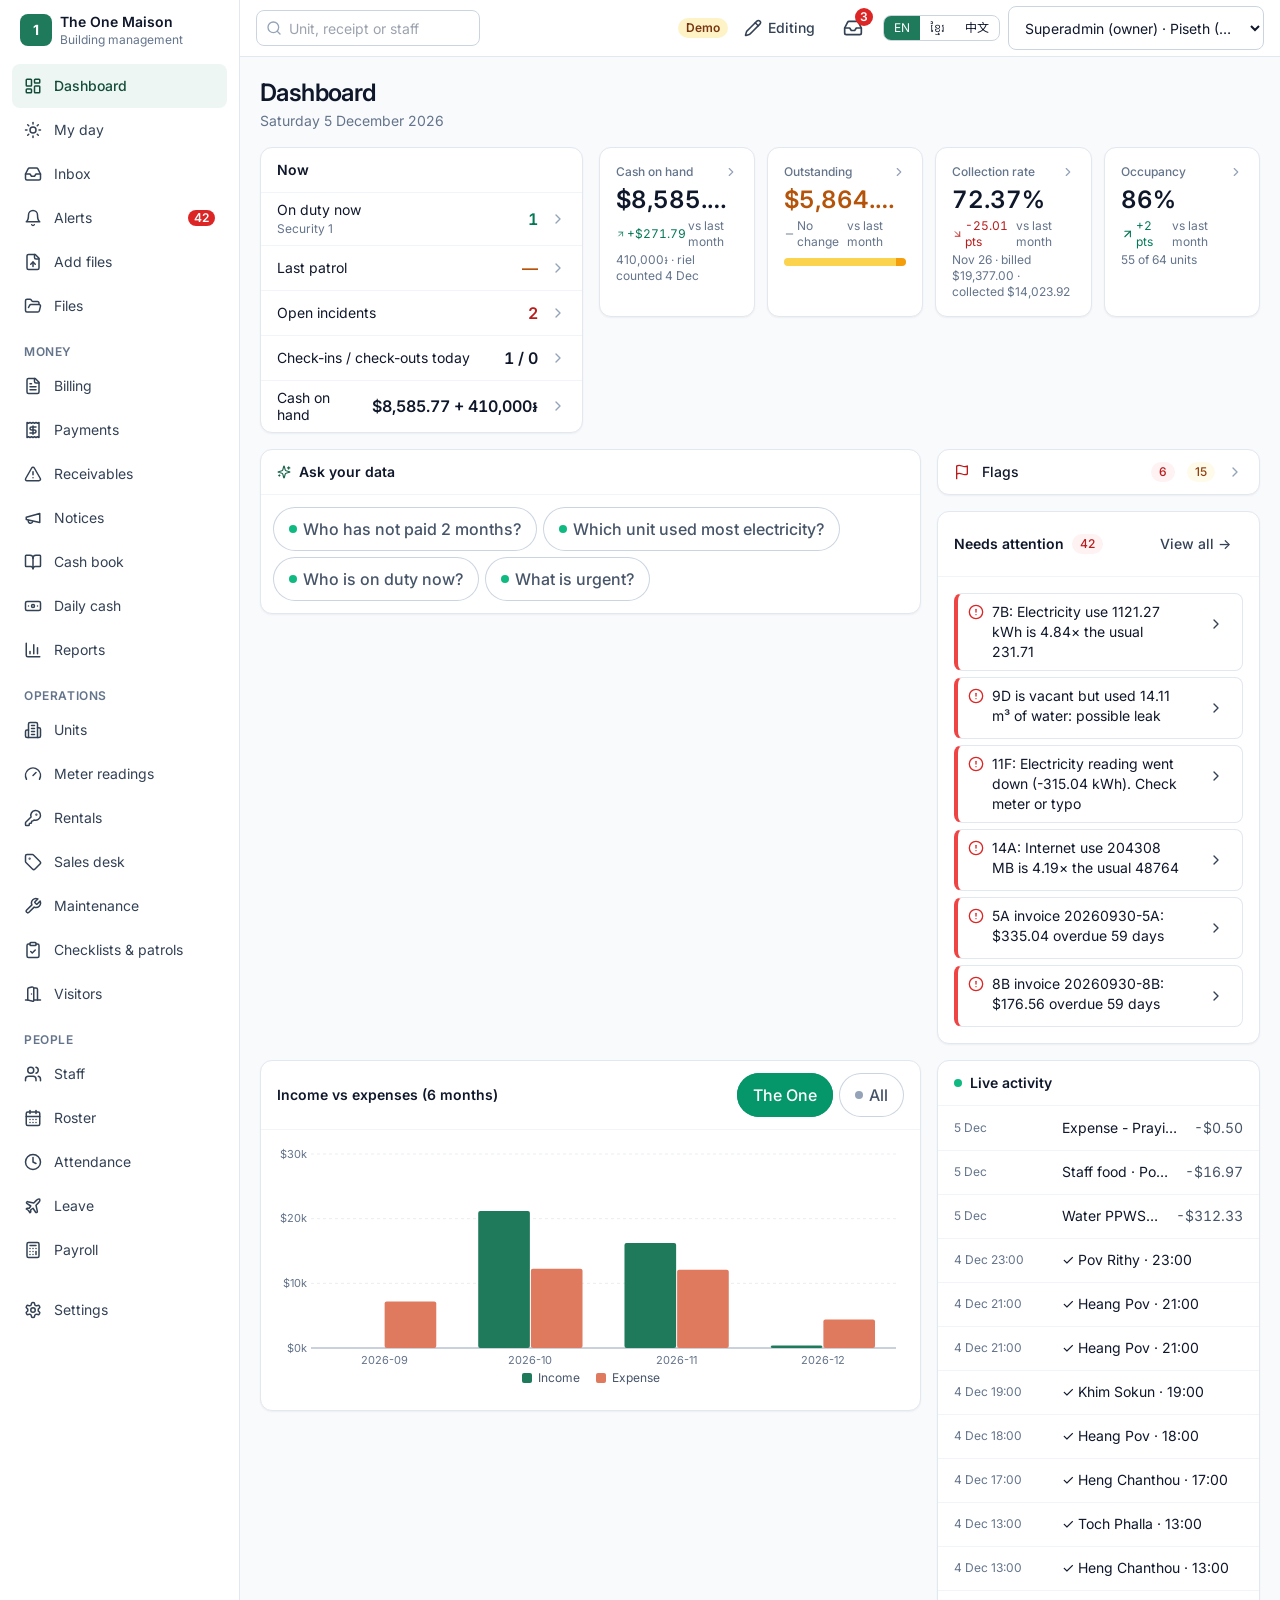
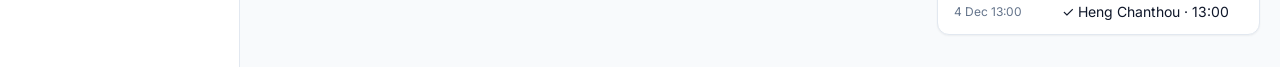
<file: index.html>
<!doctype html>
<html lang="en">
  <head>
    <meta charset="UTF-8" />
    <meta name="viewport" content="width=device-width, initial-scale=1.0, viewport-fit=cover" />
    <meta name="theme-color" content="#1f7a5c" />
    <title>The One Maison · Demo</title>
    <link rel="preconnect" href="https://fonts.googleapis.com" />
    <link rel="preconnect" href="https://fonts.gstatic.com" crossorigin />
    <!-- fonts load without blocking the first paint: the system font shows first and the brand fonts swap in -->
    <link href="https://fonts.googleapis.com/css2?family=Inter:wght@400;500;600;700&family=Kantumruy+Pro:wght@400;500;600;700&family=Noto+Sans+SC:wght@400;500;600;700&display=swap" rel="stylesheet" media="print" onload="this.media='all'" />
    <noscript><link href="https://fonts.googleapis.com/css2?family=Inter:wght@400;500;600;700&family=Kantumruy+Pro:wght@400;500;600;700&family=Noto+Sans+SC:wght@400;500;600;700&display=swap" rel="stylesheet" /></noscript>
    <link rel="manifest" href="./manifest.webmanifest" />
    <link rel="icon" href="data:image/svg+xml,%3Csvg xmlns=%27http://www.w3.org/2000/svg%27 viewBox=%270 0 32 32%27%3E%3Crect width=%2732%27 height=%2732%27 rx=%277%27 fill=%27%231f7a5c%27/%3E%3Ctext x=%2716%27 y=%2723%27 font-size=%2720%27 font-family=%27sans-serif%27 font-weight=%27700%27 fill=%27white%27 text-anchor=%27middle%27%3E1%3C/text%3E%3C/svg%3E" />
    <script type="module" crossorigin src="./assets/index-Bc2cGA-G.js"></script>
    <link rel="stylesheet" crossorigin href="./assets/index-DoL6n9OK.css">
  </head>
  <body>
    <div id="root"></div>
  </body>
</html>
</file>
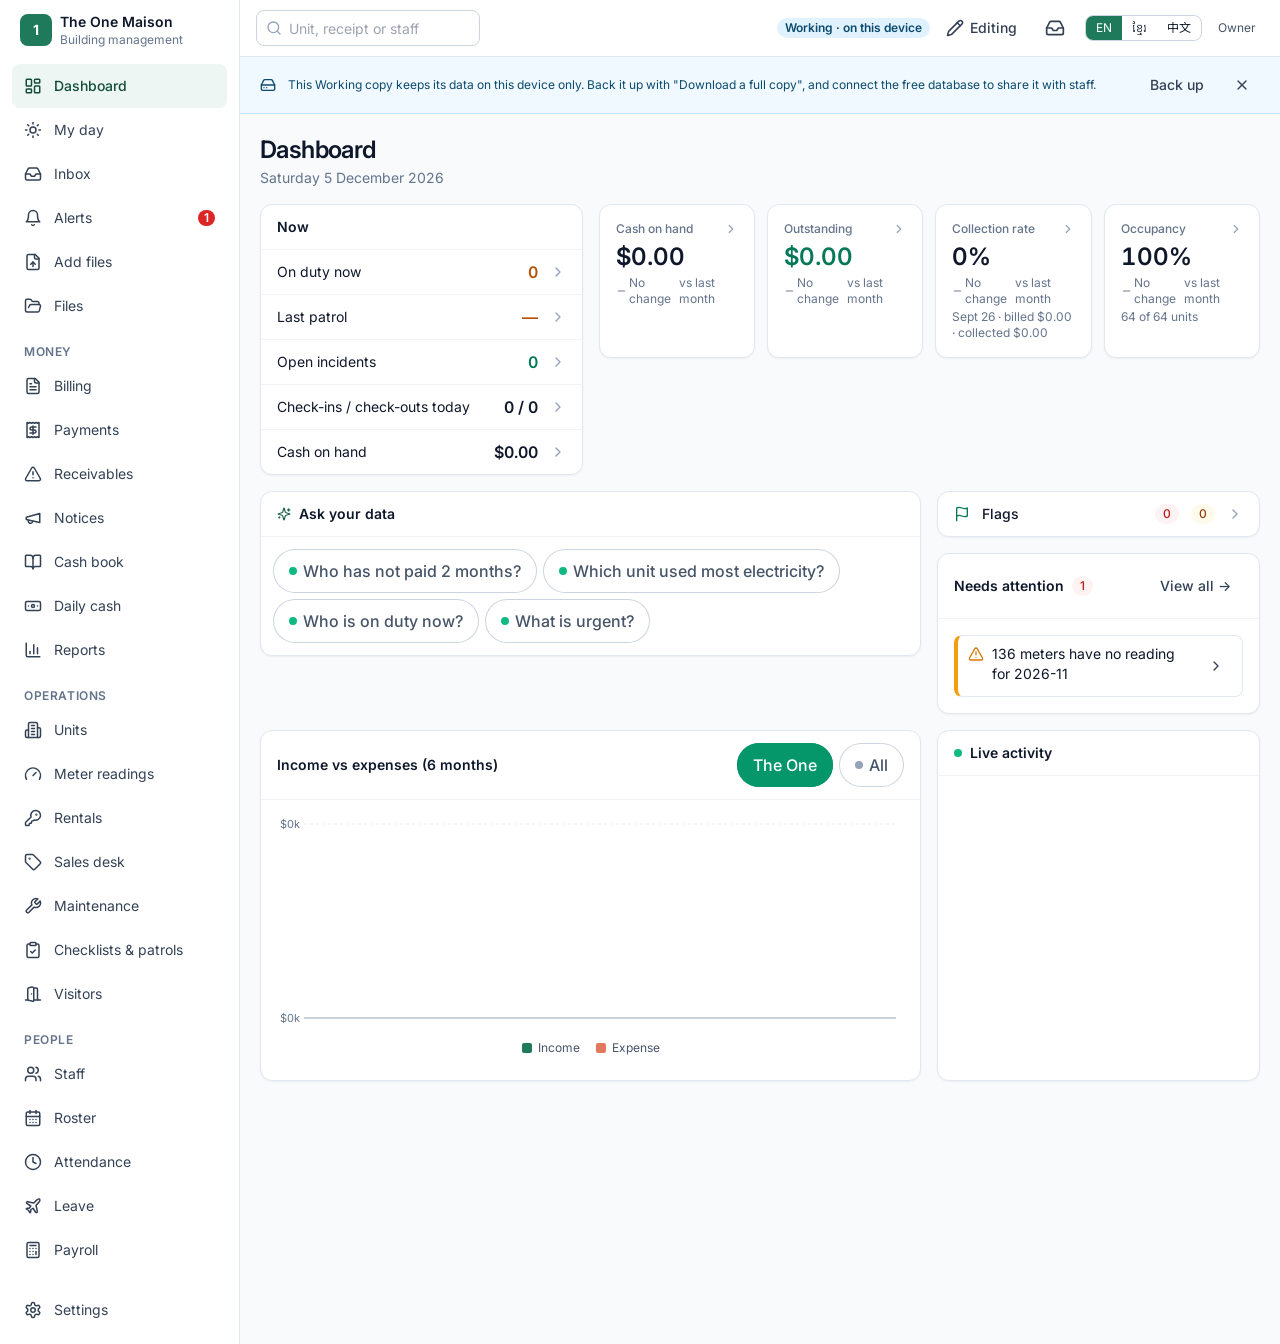
<file: working/index.html>
<!doctype html>
<html lang="en">
  <head>
    <meta charset="UTF-8" />
    <meta name="viewport" content="width=device-width, initial-scale=1.0, viewport-fit=cover" />
    <meta name="theme-color" content="#1f7a5c" />
    <title>The One Maison · Working</title>
    <link rel="preconnect" href="https://fonts.googleapis.com" />
    <link rel="preconnect" href="https://fonts.gstatic.com" crossorigin />
    <!-- fonts load without blocking the first paint: the system font shows first and the brand fonts swap in -->
    <link href="https://fonts.googleapis.com/css2?family=Inter:wght@400;500;600;700&family=Kantumruy+Pro:wght@400;500;600;700&family=Noto+Sans+SC:wght@400;500;600;700&display=swap" rel="stylesheet" media="print" onload="this.media='all'" />
    <noscript><link href="https://fonts.googleapis.com/css2?family=Inter:wght@400;500;600;700&family=Kantumruy+Pro:wght@400;500;600;700&family=Noto+Sans+SC:wght@400;500;600;700&display=swap" rel="stylesheet" /></noscript>
    <link rel="manifest" href="./manifest.webmanifest" />
    <link rel="icon" href="data:image/svg+xml,%3Csvg xmlns=%27http://www.w3.org/2000/svg%27 viewBox=%270 0 32 32%27%3E%3Crect width=%2732%27 height=%2732%27 rx=%277%27 fill=%27%231f7a5c%27/%3E%3Ctext x=%2716%27 y=%2723%27 font-size=%2720%27 font-family=%27sans-serif%27 font-weight=%27700%27 fill=%27white%27 text-anchor=%27middle%27%3E1%3C/text%3E%3C/svg%3E" />
    <script type="module" crossorigin src="./assets/index-LTJTXQLi.js"></script>
    <link rel="stylesheet" crossorigin href="./assets/index-DoL6n9OK.css">
  </head>
  <body>
    <div id="root"></div>
  </body>
</html>
</file>
<file: assets/index-DoL6n9OK.css>
*,:before,:after{--tw-border-spacing-x: 0;--tw-border-spacing-y: 0;--tw-translate-x: 0;--tw-translate-y: 0;--tw-rotate: 0;--tw-skew-x: 0;--tw-skew-y: 0;--tw-scale-x: 1;--tw-scale-y: 1;--tw-pan-x: ;--tw-pan-y: ;--tw-pinch-zoom: ;--tw-scroll-snap-strictness: proximity;--tw-gradient-from-position: ;--tw-gradient-via-position: ;--tw-gradient-to-position: ;--tw-ordinal: ;--tw-slashed-zero: ;--tw-numeric-figure: ;--tw-numeric-spacing: ;--tw-numeric-fraction: ;--tw-ring-inset: ;--tw-ring-offset-width: 0px;--tw-ring-offset-color: #fff;--tw-ring-color: rgb(59 130 246 / .5);--tw-ring-offset-shadow: 0 0 #0000;--tw-ring-shadow: 0 0 #0000;--tw-shadow: 0 0 #0000;--tw-shadow-colored: 0 0 #0000;--tw-blur: ;--tw-brightness: ;--tw-contrast: ;--tw-grayscale: ;--tw-hue-rotate: ;--tw-invert: ;--tw-saturate: ;--tw-sepia: ;--tw-drop-shadow: ;--tw-backdrop-blur: ;--tw-backdrop-brightness: ;--tw-backdrop-contrast: ;--tw-backdrop-grayscale: ;--tw-backdrop-hue-rotate: ;--tw-backdrop-invert: ;--tw-backdrop-opacity: ;--tw-backdrop-saturate: ;--tw-backdrop-sepia: ;--tw-contain-size: ;--tw-contain-layout: ;--tw-contain-paint: ;--tw-contain-style: }::backdrop{--tw-border-spacing-x: 0;--tw-border-spacing-y: 0;--tw-translate-x: 0;--tw-translate-y: 0;--tw-rotate: 0;--tw-skew-x: 0;--tw-skew-y: 0;--tw-scale-x: 1;--tw-scale-y: 1;--tw-pan-x: ;--tw-pan-y: ;--tw-pinch-zoom: ;--tw-scroll-snap-strictness: proximity;--tw-gradient-from-position: ;--tw-gradient-via-position: ;--tw-gradient-to-position: ;--tw-ordinal: ;--tw-slashed-zero: ;--tw-numeric-figure: ;--tw-numeric-spacing: ;--tw-numeric-fraction: ;--tw-ring-inset: ;--tw-ring-offset-width: 0px;--tw-ring-offset-color: #fff;--tw-ring-color: rgb(59 130 246 / .5);--tw-ring-offset-shadow: 0 0 #0000;--tw-ring-shadow: 0 0 #0000;--tw-shadow: 0 0 #0000;--tw-shadow-colored: 0 0 #0000;--tw-blur: ;--tw-brightness: ;--tw-contrast: ;--tw-grayscale: ;--tw-hue-rotate: ;--tw-invert: ;--tw-saturate: ;--tw-sepia: ;--tw-drop-shadow: ;--tw-backdrop-blur: ;--tw-backdrop-brightness: ;--tw-backdrop-contrast: ;--tw-backdrop-grayscale: ;--tw-backdrop-hue-rotate: ;--tw-backdrop-invert: ;--tw-backdrop-opacity: ;--tw-backdrop-saturate: ;--tw-backdrop-sepia: ;--tw-contain-size: ;--tw-contain-layout: ;--tw-contain-paint: ;--tw-contain-style: }*,:before,:after{box-sizing:border-box;border-width:0;border-style:solid;border-color:#e5e7eb}:before,:after{--tw-content: ""}html,:host{line-height:1.5;-webkit-text-size-adjust:100%;-moz-tab-size:4;-o-tab-size:4;tab-size:4;font-family:Inter,Kantumruy Pro,Noto Sans Khmer,system-ui,sans-serif;font-feature-settings:normal;font-variation-settings:normal;-webkit-tap-highlight-color:transparent}body{margin:0;line-height:inherit}hr{height:0;color:inherit;border-top-width:1px}abbr:where([title]){-webkit-text-decoration:underline dotted;text-decoration:underline dotted}h1,h2,h3,h4,h5,h6{font-size:inherit;font-weight:inherit}a{color:inherit;text-decoration:inherit}b,strong{font-weight:bolder}code,kbd,samp,pre{font-family:ui-monospace,SFMono-Regular,Menlo,Monaco,Consolas,Liberation Mono,Courier New,monospace;font-feature-settings:normal;font-variation-settings:normal;font-size:1em}small{font-size:80%}sub,sup{font-size:75%;line-height:0;position:relative;vertical-align:baseline}sub{bottom:-.25em}sup{top:-.5em}table{text-indent:0;border-color:inherit;border-collapse:collapse}button,input,optgroup,select,textarea{font-family:inherit;font-feature-settings:inherit;font-variation-settings:inherit;font-size:100%;font-weight:inherit;line-height:inherit;letter-spacing:inherit;color:inherit;margin:0;padding:0}button,select{text-transform:none}button,input:where([type=button]),input:where([type=reset]),input:where([type=submit]){-webkit-appearance:button;background-color:transparent;background-image:none}:-moz-focusring{outline:auto}:-moz-ui-invalid{box-shadow:none}progress{vertical-align:baseline}::-webkit-inner-spin-button,::-webkit-outer-spin-button{height:auto}[type=search]{-webkit-appearance:textfield;outline-offset:-2px}::-webkit-search-decoration{-webkit-appearance:none}::-webkit-file-upload-button{-webkit-appearance:button;font:inherit}summary{display:list-item}blockquote,dl,dd,h1,h2,h3,h4,h5,h6,hr,figure,p,pre{margin:0}fieldset{margin:0;padding:0}legend{padding:0}ol,ul,menu{list-style:none;margin:0;padding:0}dialog{padding:0}textarea{resize:vertical}input::-moz-placeholder,textarea::-moz-placeholder{opacity:1;color:#9ca3af}input::placeholder,textarea::placeholder{opacity:1;color:#9ca3af}button,[role=button]{cursor:pointer}:disabled{cursor:default}img,svg,video,canvas,audio,iframe,embed,object{display:block;vertical-align:middle}img,video{max-width:100%;height:auto}[hidden]:where(:not([hidden=until-found])){display:none}.grid>*,.flex>*{min-width:0}.container{width:100%}@media (min-width: 640px){.container{max-width:640px}}@media (min-width: 768px){.container{max-width:768px}}@media (min-width: 1024px){.container{max-width:1024px}}@media (min-width: 1280px){.container{max-width:1280px}}@media (min-width: 1536px){.container{max-width:1536px}}.pointer-events-none{pointer-events:none}.visible{visibility:visible}.static{position:static}.fixed{position:fixed}.absolute{position:absolute}.relative{position:relative}.sticky{position:sticky}.inset-0{top:0;right:0;bottom:0;left:0}.inset-x-0{left:0;right:0}.inset-x-2{left:.5rem;right:.5rem}.-right-2{right:-.5rem}.-top-2{top:-.5rem}.bottom-0{bottom:0}.bottom-0\.5{bottom:.125rem}.bottom-14{bottom:3.5rem}.bottom-20{bottom:5rem}.bottom-\[max\(1rem\,env\(safe-area-inset-bottom\)\)\]{bottom:max(1rem,env(safe-area-inset-bottom))}.left-0{left:0}.left-1\/2{left:50%}.left-2\.5{left:.625rem}.left-3{left:.75rem}.right-0{right:0}.right-0\.5{right:.125rem}.right-1{right:.25rem}.right-1\/2{right:50%}.right-3{right:.75rem}.top-0{top:0}.top-0\.5{top:.125rem}.top-1{top:.25rem}.top-1\/2{top:50%}.top-14{top:3.5rem}.top-2{top:.5rem}.top-\[7px\]{top:7px}.z-10{z-index:10}.z-20{z-index:20}.z-30{z-index:30}.z-40{z-index:40}.z-50{z-index:50}.z-\[5\]{z-index:5}.z-\[60\]{z-index:60}.z-\[70\]{z-index:70}.col-span-1{grid-column:span 1 / span 1}.col-span-2{grid-column:span 2 / span 2}.col-span-3{grid-column:span 3 / span 3}.col-span-6{grid-column:span 6 / span 6}.col-start-2{grid-column-start:2}.row-span-2{grid-row:span 2 / span 2}.m-2{margin:.5rem}.-mx-1{margin-left:-.25rem;margin-right:-.25rem}.-mx-3{margin-left:-.75rem;margin-right:-.75rem}.-mx-4{margin-left:-1rem;margin-right:-1rem}.-my-1\.5{margin-top:-.375rem;margin-bottom:-.375rem}.mx-1{margin-left:.25rem;margin-right:.25rem}.mx-auto{margin-left:auto;margin-right:auto}.my-1{margin-top:.25rem;margin-bottom:.25rem}.my-3{margin-top:.75rem;margin-bottom:.75rem}.my-4{margin-top:1rem;margin-bottom:1rem}.\!mb-0{margin-bottom:0!important}.-mb-4{margin-bottom:-1rem}.-ml-1{margin-left:-.25rem}.-ml-2{margin-left:-.5rem}.-mt-0\.5{margin-top:-.125rem}.mb-0\.5{margin-bottom:.125rem}.mb-1{margin-bottom:.25rem}.mb-2{margin-bottom:.5rem}.mb-3{margin-bottom:.75rem}.mb-4{margin-bottom:1rem}.ml-1{margin-left:.25rem}.ml-auto{margin-left:auto}.mr-1{margin-right:.25rem}.mr-1\.5{margin-right:.375rem}.mt-0\.5{margin-top:.125rem}.mt-1{margin-top:.25rem}.mt-1\.5{margin-top:.375rem}.mt-10{margin-top:2.5rem}.mt-12{margin-top:3rem}.mt-2{margin-top:.5rem}.mt-3{margin-top:.75rem}.mt-4{margin-top:1rem}.mt-5{margin-top:1.25rem}.mt-6{margin-top:1.5rem}.block{display:block}.inline-block{display:inline-block}.inline{display:inline}.flex{display:flex}.inline-flex{display:inline-flex}.table{display:table}.grid{display:grid}.hidden{display:none}.aspect-\[4\/3\]{aspect-ratio:4/3}.h-0\.5{height:.125rem}.h-1\.5{height:.375rem}.h-10{height:2.5rem}.h-11{height:2.75rem}.h-12{height:3rem}.h-14{height:3.5rem}.h-16{height:4rem}.h-2{height:.5rem}.h-2\.5{height:.625rem}.h-24{height:6rem}.h-3{height:.75rem}.h-32{height:8rem}.h-4{height:1rem}.h-44{height:11rem}.h-5{height:1.25rem}.h-6{height:1.5rem}.h-7{height:1.75rem}.h-8{height:2rem}.h-9{height:2.25rem}.h-auto{height:auto}.h-full{height:100%}.max-h-40{max-height:10rem}.max-h-60{max-height:15rem}.max-h-\[50vh\]{max-height:50vh}.max-h-\[80\%\]{max-height:80%}.max-h-\[92vh\]{max-height:92vh}.max-h-full{max-height:100%}.\!min-h-\[2\.75rem\]{min-height:2.75rem!important}.min-h-0{min-height:0px}.min-h-\[140px\]{min-height:140px}.min-h-\[14rem\]{min-height:14rem}.min-h-\[16rem\]{min-height:16rem}.min-h-\[2\.25rem\]{min-height:2.25rem}.min-h-\[2\.5rem\]{min-height:2.5rem}.min-h-\[2\.75rem\]{min-height:2.75rem}.min-h-\[32px\]{min-height:32px}.min-h-\[36px\]{min-height:36px}.min-h-\[40px\]{min-height:40px}.min-h-\[44px\]{min-height:44px}.min-h-\[48px\]{min-height:48px}.min-h-\[5\.5rem\]{min-height:5.5rem}.min-h-\[56px\]{min-height:56px}.min-h-\[6\.5rem\]{min-height:6.5rem}.min-h-\[60px\]{min-height:60px}.min-h-full{min-height:100%}.min-h-screen{min-height:100vh}.\!w-28{width:7rem!important}.\!w-auto{width:auto!important}.w-1\.5{width:.375rem}.w-10{width:2.5rem}.w-11{width:2.75rem}.w-12{width:3rem}.w-14{width:3.5rem}.w-16{width:4rem}.w-2{width:.5rem}.w-2\.5{width:.625rem}.w-20{width:5rem}.w-24{width:6rem}.w-28{width:7rem}.w-3{width:.75rem}.w-32{width:8rem}.w-4{width:1rem}.w-40{width:10rem}.w-44{width:11rem}.w-5{width:1.25rem}.w-56{width:14rem}.w-6{width:1.5rem}.w-60{width:15rem}.w-64{width:16rem}.w-7{width:1.75rem}.w-72{width:18rem}.w-8{width:2rem}.w-9{width:2.25rem}.w-\[calc\(100\%-2rem\)\]{width:calc(100% - 2rem)}.w-auto{width:auto}.w-full{width:100%}.w-px{width:1px}.min-w-0{min-width:0px}.min-w-\[1\.9rem\]{min-width:1.9rem}.min-w-\[140px\]{min-width:140px}.min-w-\[14rem\]{min-width:14rem}.min-w-\[16rem\]{min-width:16rem}.min-w-\[18px\]{min-width:18px}.min-w-\[2\.1rem\]{min-width:2.1rem}.min-w-\[2\.25rem\]{min-width:2.25rem}.min-w-\[2\.5rem\]{min-width:2.5rem}.min-w-\[2\.75rem\]{min-width:2.75rem}.min-w-\[26px\]{min-width:26px}.min-w-\[3\.5rem\]{min-width:3.5rem}.min-w-\[38px\]{min-width:38px}.min-w-\[3rem\]{min-width:3rem}.min-w-\[44px\]{min-width:44px}.min-w-\[6\.5rem\]{min-width:6.5rem}.min-w-\[8\.5rem\]{min-width:8.5rem}.min-w-\[8rem\]{min-width:8rem}.min-w-full{min-width:100%}.max-w-2xl{max-width:42rem}.max-w-3xl{max-width:48rem}.max-w-7xl{max-width:80rem}.max-w-\[100vw\]{max-width:100vw}.max-w-\[12rem\]{max-width:12rem}.max-w-\[14rem\]{max-width:14rem}.max-w-\[16rem\]{max-width:16rem}.max-w-\[180px\]{max-width:180px}.max-w-\[18rem\]{max-width:18rem}.max-w-\[210mm\]{max-width:210mm}.max-w-\[22rem\]{max-width:22rem}.max-w-\[28rem\]{max-width:28rem}.max-w-\[40vw\]{max-width:40vw}.max-w-\[45\%\]{max-width:45%}.max-w-\[55\%\]{max-width:55%}.max-w-\[60\%\]{max-width:60%}.max-w-\[8\.5rem\]{max-width:8.5rem}.max-w-\[816px\]{max-width:816px}.max-w-\[85\%\]{max-width:85%}.max-w-\[8rem\]{max-width:8rem}.max-w-\[90\%\]{max-width:90%}.max-w-\[92vw\]{max-width:92vw}.max-w-\[9rem\]{max-width:9rem}.max-w-full{max-width:100%}.max-w-md{max-width:28rem}.max-w-none{max-width:none}.max-w-sm{max-width:24rem}.max-w-xl{max-width:36rem}.max-w-xs{max-width:20rem}.flex-1{flex:1 1 0%}.shrink{flex-shrink:1}.shrink-0{flex-shrink:0}.border-collapse{border-collapse:collapse}.border-separate{border-collapse:separate}.border-spacing-0{--tw-border-spacing-x: 0px;--tw-border-spacing-y: 0px;border-spacing:var(--tw-border-spacing-x) var(--tw-border-spacing-y)}.origin-center{transform-origin:center}.-translate-x-1\/2{--tw-translate-x: -50%;transform:translate(var(--tw-translate-x),var(--tw-translate-y)) rotate(var(--tw-rotate)) skew(var(--tw-skew-x)) skewY(var(--tw-skew-y)) scaleX(var(--tw-scale-x)) scaleY(var(--tw-scale-y))}.-translate-y-1\/2{--tw-translate-y: -50%;transform:translate(var(--tw-translate-x),var(--tw-translate-y)) rotate(var(--tw-rotate)) skew(var(--tw-skew-x)) skewY(var(--tw-skew-y)) scaleX(var(--tw-scale-x)) scaleY(var(--tw-scale-y))}.rotate-180{--tw-rotate: 180deg;transform:translate(var(--tw-translate-x),var(--tw-translate-y)) rotate(var(--tw-rotate)) skew(var(--tw-skew-x)) skewY(var(--tw-skew-y)) scaleX(var(--tw-scale-x)) scaleY(var(--tw-scale-y))}.rotate-90{--tw-rotate: 90deg;transform:translate(var(--tw-translate-x),var(--tw-translate-y)) rotate(var(--tw-rotate)) skew(var(--tw-skew-x)) skewY(var(--tw-skew-y)) scaleX(var(--tw-scale-x)) scaleY(var(--tw-scale-y))}.scale-90{--tw-scale-x: .9;--tw-scale-y: .9;transform:translate(var(--tw-translate-x),var(--tw-translate-y)) rotate(var(--tw-rotate)) skew(var(--tw-skew-x)) skewY(var(--tw-skew-y)) scaleX(var(--tw-scale-x)) scaleY(var(--tw-scale-y))}.transform{transform:translate(var(--tw-translate-x),var(--tw-translate-y)) rotate(var(--tw-rotate)) skew(var(--tw-skew-x)) skewY(var(--tw-skew-y)) scaleX(var(--tw-scale-x)) scaleY(var(--tw-scale-y))}@keyframes pulse{50%{opacity:.5}}.animate-pulse{animation:pulse 2s cubic-bezier(.4,0,.6,1) infinite}@keyframes spin{to{transform:rotate(360deg)}}.animate-spin{animation:spin 1s linear infinite}.cursor-pointer{cursor:pointer}.touch-none{touch-action:none}.select-none{-webkit-user-select:none;-moz-user-select:none;user-select:none}.select-all{-webkit-user-select:all;-moz-user-select:all;user-select:all}.resize-none{resize:none}.list-inside{list-style-position:inside}.list-disc{list-style-type:disc}.break-inside-avoid{-moz-column-break-inside:avoid;break-inside:avoid}.grid-cols-2{grid-template-columns:repeat(2,minmax(0,1fr))}.grid-cols-3{grid-template-columns:repeat(3,minmax(0,1fr))}.grid-cols-4{grid-template-columns:repeat(4,minmax(0,1fr))}.grid-cols-5{grid-template-columns:repeat(5,minmax(0,1fr))}.grid-cols-6{grid-template-columns:repeat(6,minmax(0,1fr))}.grid-cols-7{grid-template-columns:repeat(7,minmax(0,1fr))}.grid-cols-\[4\.5rem_1fr\]{grid-template-columns:4.5rem 1fr}.grid-cols-\[4\.5rem_1fr_auto\]{grid-template-columns:4.5rem 1fr auto}.grid-cols-\[4rem_1fr_6rem\]{grid-template-columns:4rem 1fr 6rem}.grid-cols-\[5rem_1fr_7rem\]{grid-template-columns:5rem 1fr 7rem}.flex-col{flex-direction:column}.flex-wrap{flex-wrap:wrap}.flex-nowrap{flex-wrap:nowrap}.place-items-center{place-items:center}.items-start{align-items:flex-start}.items-end{align-items:flex-end}.items-center{align-items:center}.items-baseline{align-items:baseline}.items-stretch{align-items:stretch}.justify-start{justify-content:flex-start}.justify-end{justify-content:flex-end}.justify-center{justify-content:center}.justify-between{justify-content:space-between}.gap-0\.5{gap:.125rem}.gap-1{gap:.25rem}.gap-1\.5{gap:.375rem}.gap-2{gap:.5rem}.gap-2\.5{gap:.625rem}.gap-3{gap:.75rem}.gap-4{gap:1rem}.gap-6{gap:1.5rem}.gap-8{gap:2rem}.gap-x-1{-moz-column-gap:.25rem;column-gap:.25rem}.gap-x-2{-moz-column-gap:.5rem;column-gap:.5rem}.gap-x-3{-moz-column-gap:.75rem;column-gap:.75rem}.gap-x-4{-moz-column-gap:1rem;column-gap:1rem}.gap-y-0\.5{row-gap:.125rem}.gap-y-1{row-gap:.25rem}.gap-y-2{row-gap:.5rem}.gap-y-3{row-gap:.75rem}.space-y-0\.5>:not([hidden])~:not([hidden]){--tw-space-y-reverse: 0;margin-top:calc(.125rem * calc(1 - var(--tw-space-y-reverse)));margin-bottom:calc(.125rem * var(--tw-space-y-reverse))}.space-y-1>:not([hidden])~:not([hidden]){--tw-space-y-reverse: 0;margin-top:calc(.25rem * calc(1 - var(--tw-space-y-reverse)));margin-bottom:calc(.25rem * var(--tw-space-y-reverse))}.space-y-1\.5>:not([hidden])~:not([hidden]){--tw-space-y-reverse: 0;margin-top:calc(.375rem * calc(1 - var(--tw-space-y-reverse)));margin-bottom:calc(.375rem * var(--tw-space-y-reverse))}.space-y-2>:not([hidden])~:not([hidden]){--tw-space-y-reverse: 0;margin-top:calc(.5rem * calc(1 - var(--tw-space-y-reverse)));margin-bottom:calc(.5rem * var(--tw-space-y-reverse))}.space-y-3>:not([hidden])~:not([hidden]){--tw-space-y-reverse: 0;margin-top:calc(.75rem * calc(1 - var(--tw-space-y-reverse)));margin-bottom:calc(.75rem * var(--tw-space-y-reverse))}.space-y-4>:not([hidden])~:not([hidden]){--tw-space-y-reverse: 0;margin-top:calc(1rem * calc(1 - var(--tw-space-y-reverse)));margin-bottom:calc(1rem * var(--tw-space-y-reverse))}.space-y-6>:not([hidden])~:not([hidden]){--tw-space-y-reverse: 0;margin-top:calc(1.5rem * calc(1 - var(--tw-space-y-reverse)));margin-bottom:calc(1.5rem * var(--tw-space-y-reverse))}.divide-y>:not([hidden])~:not([hidden]){--tw-divide-y-reverse: 0;border-top-width:calc(1px * calc(1 - var(--tw-divide-y-reverse)));border-bottom-width:calc(1px * var(--tw-divide-y-reverse))}.divide-slate-100>:not([hidden])~:not([hidden]){--tw-divide-opacity: 1;border-color:rgb(241 245 249 / var(--tw-divide-opacity))}.divide-slate-200>:not([hidden])~:not([hidden]){--tw-divide-opacity: 1;border-color:rgb(226 232 240 / var(--tw-divide-opacity))}.self-end{align-self:flex-end}.self-center{align-self:center}.overflow-auto{overflow:auto}.overflow-hidden{overflow:hidden}.overflow-x-auto{overflow-x:auto}.overscroll-contain{overscroll-behavior:contain}.truncate{overflow:hidden;text-overflow:ellipsis;white-space:nowrap}.whitespace-normal{white-space:normal}.whitespace-nowrap{white-space:nowrap}.whitespace-pre-wrap{white-space:pre-wrap}.break-words{overflow-wrap:break-word}.\!rounded-full{border-radius:9999px!important}.rounded{border-radius:.25rem}.rounded-2xl{border-radius:1rem}.rounded-3xl{border-radius:1.5rem}.rounded-full{border-radius:9999px}.rounded-lg{border-radius:.5rem}.rounded-md{border-radius:.375rem}.rounded-sm{border-radius:.125rem}.rounded-xl{border-radius:.75rem}.rounded-t-2xl{border-top-left-radius:1rem;border-top-right-radius:1rem}.rounded-t-none{border-top-left-radius:0;border-top-right-radius:0}.rounded-bl-sm{border-bottom-left-radius:.125rem}.rounded-br-sm{border-bottom-right-radius:.125rem}.\!border-0{border-width:0px!important}.border{border-width:1px}.border-2{border-width:2px}.border-b{border-bottom-width:1px}.border-b-2{border-bottom-width:2px}.border-l{border-left-width:1px}.border-l-4{border-left-width:4px}.border-r{border-right-width:1px}.border-t{border-top-width:1px}.border-t-0{border-top-width:0px}.border-t-2{border-top-width:2px}.border-dashed{border-style:dashed}.border-amber-200{--tw-border-opacity: 1;border-color:rgb(253 230 138 / var(--tw-border-opacity))}.border-amber-300{--tw-border-opacity: 1;border-color:rgb(252 211 77 / var(--tw-border-opacity))}.border-brand-200{--tw-border-opacity: 1;border-color:rgb(180 217 203 / var(--tw-border-opacity))}.border-brand-300{--tw-border-opacity: 1;border-color:rgb(134 194 173 / var(--tw-border-opacity))}.border-brand-400{--tw-border-opacity: 1;border-color:rgb(79 163 134 / var(--tw-border-opacity))}.border-brand-500{--tw-border-opacity: 1;border-color:rgb(31 122 92 / var(--tw-border-opacity))}.border-emerald-300{--tw-border-opacity: 1;border-color:rgb(110 231 183 / var(--tw-border-opacity))}.border-emerald-500{--tw-border-opacity: 1;border-color:rgb(16 185 129 / var(--tw-border-opacity))}.border-red-300{--tw-border-opacity: 1;border-color:rgb(252 165 165 / var(--tw-border-opacity))}.border-red-500{--tw-border-opacity: 1;border-color:rgb(239 68 68 / var(--tw-border-opacity))}.border-red-600{--tw-border-opacity: 1;border-color:rgb(220 38 38 / var(--tw-border-opacity))}.border-rose-300{--tw-border-opacity: 1;border-color:rgb(253 164 175 / var(--tw-border-opacity))}.border-sky-200{--tw-border-opacity: 1;border-color:rgb(186 230 253 / var(--tw-border-opacity))}.border-sky-300{--tw-border-opacity: 1;border-color:rgb(125 211 252 / var(--tw-border-opacity))}.border-slate-100{--tw-border-opacity: 1;border-color:rgb(241 245 249 / var(--tw-border-opacity))}.border-slate-200{--tw-border-opacity: 1;border-color:rgb(226 232 240 / var(--tw-border-opacity))}.border-slate-300{--tw-border-opacity: 1;border-color:rgb(203 213 225 / var(--tw-border-opacity))}.border-slate-400{--tw-border-opacity: 1;border-color:rgb(148 163 184 / var(--tw-border-opacity))}.border-slate-800{--tw-border-opacity: 1;border-color:rgb(30 41 59 / var(--tw-border-opacity))}.border-violet-300{--tw-border-opacity: 1;border-color:rgb(196 181 253 / var(--tw-border-opacity))}.border-l-amber-500{--tw-border-opacity: 1;border-left-color:rgb(245 158 11 / var(--tw-border-opacity))}.border-l-red-500{--tw-border-opacity: 1;border-left-color:rgb(239 68 68 / var(--tw-border-opacity))}.border-l-sky-500{--tw-border-opacity: 1;border-left-color:rgb(14 165 233 / var(--tw-border-opacity))}.bg-amber-100{--tw-bg-opacity: 1;background-color:rgb(254 243 199 / var(--tw-bg-opacity))}.bg-amber-300{--tw-bg-opacity: 1;background-color:rgb(252 211 77 / var(--tw-bg-opacity))}.bg-amber-400{--tw-bg-opacity: 1;background-color:rgb(251 191 36 / var(--tw-bg-opacity))}.bg-amber-50{--tw-bg-opacity: 1;background-color:rgb(255 251 235 / var(--tw-bg-opacity))}.bg-amber-500{--tw-bg-opacity: 1;background-color:rgb(245 158 11 / var(--tw-bg-opacity))}.bg-black{--tw-bg-opacity: 1;background-color:rgb(0 0 0 / var(--tw-bg-opacity))}.bg-black\/40{background-color:#0006}.bg-black\/60{background-color:#0009}.bg-brand-50{--tw-bg-opacity: 1;background-color:rgb(238 246 243 / var(--tw-bg-opacity))}.bg-brand-50\/60{background-color:#eef6f399}.bg-brand-50\/70{background-color:#eef6f3b3}.bg-brand-500{--tw-bg-opacity: 1;background-color:rgb(31 122 92 / var(--tw-bg-opacity))}.bg-emerald-100{--tw-bg-opacity: 1;background-color:rgb(209 250 229 / var(--tw-bg-opacity))}.bg-emerald-50{--tw-bg-opacity: 1;background-color:rgb(236 253 245 / var(--tw-bg-opacity))}.bg-emerald-500{--tw-bg-opacity: 1;background-color:rgb(16 185 129 / var(--tw-bg-opacity))}.bg-emerald-600{--tw-bg-opacity: 1;background-color:rgb(5 150 105 / var(--tw-bg-opacity))}.bg-indigo-100{--tw-bg-opacity: 1;background-color:rgb(224 231 255 / var(--tw-bg-opacity))}.bg-orange-100{--tw-bg-opacity: 1;background-color:rgb(255 237 213 / var(--tw-bg-opacity))}.bg-orange-400{--tw-bg-opacity: 1;background-color:rgb(251 146 60 / var(--tw-bg-opacity))}.bg-orange-500{--tw-bg-opacity: 1;background-color:rgb(249 115 22 / var(--tw-bg-opacity))}.bg-pink-50{--tw-bg-opacity: 1;background-color:rgb(253 242 248 / var(--tw-bg-opacity))}.bg-red-100{--tw-bg-opacity: 1;background-color:rgb(254 226 226 / var(--tw-bg-opacity))}.bg-red-50{--tw-bg-opacity: 1;background-color:rgb(254 242 242 / var(--tw-bg-opacity))}.bg-red-500{--tw-bg-opacity: 1;background-color:rgb(239 68 68 / var(--tw-bg-opacity))}.bg-red-600{--tw-bg-opacity: 1;background-color:rgb(220 38 38 / var(--tw-bg-opacity))}.bg-red-600\/90{background-color:#dc2626e6}.bg-red-700{--tw-bg-opacity: 1;background-color:rgb(185 28 28 / var(--tw-bg-opacity))}.bg-rose-400{--tw-bg-opacity: 1;background-color:rgb(251 113 133 / var(--tw-bg-opacity))}.bg-rose-50{--tw-bg-opacity: 1;background-color:rgb(255 241 242 / var(--tw-bg-opacity))}.bg-rose-500{--tw-bg-opacity: 1;background-color:rgb(244 63 94 / var(--tw-bg-opacity))}.bg-sky-100{--tw-bg-opacity: 1;background-color:rgb(224 242 254 / var(--tw-bg-opacity))}.bg-sky-400{--tw-bg-opacity: 1;background-color:rgb(56 189 248 / var(--tw-bg-opacity))}.bg-sky-50{--tw-bg-opacity: 1;background-color:rgb(240 249 255 / var(--tw-bg-opacity))}.bg-sky-500{--tw-bg-opacity: 1;background-color:rgb(14 165 233 / var(--tw-bg-opacity))}.bg-sky-600{--tw-bg-opacity: 1;background-color:rgb(2 132 199 / var(--tw-bg-opacity))}.bg-slate-100{--tw-bg-opacity: 1;background-color:rgb(241 245 249 / var(--tw-bg-opacity))}.bg-slate-200{--tw-bg-opacity: 1;background-color:rgb(226 232 240 / var(--tw-bg-opacity))}.bg-slate-300{--tw-bg-opacity: 1;background-color:rgb(203 213 225 / var(--tw-bg-opacity))}.bg-slate-400{--tw-bg-opacity: 1;background-color:rgb(148 163 184 / var(--tw-bg-opacity))}.bg-slate-50{--tw-bg-opacity: 1;background-color:rgb(248 250 252 / var(--tw-bg-opacity))}.bg-slate-600{--tw-bg-opacity: 1;background-color:rgb(71 85 105 / var(--tw-bg-opacity))}.bg-slate-800{--tw-bg-opacity: 1;background-color:rgb(30 41 59 / var(--tw-bg-opacity))}.bg-slate-900{--tw-bg-opacity: 1;background-color:rgb(15 23 42 / var(--tw-bg-opacity))}.bg-teal-100{--tw-bg-opacity: 1;background-color:rgb(204 251 241 / var(--tw-bg-opacity))}.bg-teal-50{--tw-bg-opacity: 1;background-color:rgb(240 253 250 / var(--tw-bg-opacity))}.bg-transparent{background-color:transparent}.bg-violet-50{--tw-bg-opacity: 1;background-color:rgb(245 243 255 / var(--tw-bg-opacity))}.bg-violet-500{--tw-bg-opacity: 1;background-color:rgb(139 92 246 / var(--tw-bg-opacity))}.bg-violet-600{--tw-bg-opacity: 1;background-color:rgb(124 58 237 / var(--tw-bg-opacity))}.bg-white{--tw-bg-opacity: 1;background-color:rgb(255 255 255 / var(--tw-bg-opacity))}.bg-white\/15{background-color:#ffffff26}.bg-white\/60{background-color:#fff9}.bg-white\/75{background-color:#ffffffbf}.bg-white\/90{background-color:#ffffffe6}.bg-white\/95{background-color:#fffffff2}.object-contain{-o-object-fit:contain;object-fit:contain}.object-cover{-o-object-fit:cover;object-fit:cover}.\!p-0{padding:0!important}.p-0{padding:0}.p-0\.5{padding:.125rem}.p-1{padding:.25rem}.p-2{padding:.5rem}.p-2\.5{padding:.625rem}.p-3{padding:.75rem}.p-4{padding:1rem}.p-6{padding:1.5rem}.p-8{padding:2rem}.\!px-0{padding-left:0!important;padding-right:0!important}.\!px-2{padding-left:.5rem!important;padding-right:.5rem!important}.\!px-2\.5{padding-left:.625rem!important;padding-right:.625rem!important}.\!px-3{padding-left:.75rem!important;padding-right:.75rem!important}.\!px-4{padding-left:1rem!important;padding-right:1rem!important}.\!py-1{padding-top:.25rem!important;padding-bottom:.25rem!important}.\!py-1\.5{padding-top:.375rem!important;padding-bottom:.375rem!important}.\!py-2{padding-top:.5rem!important;padding-bottom:.5rem!important}.\!py-3{padding-top:.75rem!important;padding-bottom:.75rem!important}.px-0{padding-left:0;padding-right:0}.px-0\.5{padding-left:.125rem;padding-right:.125rem}.px-1{padding-left:.25rem;padding-right:.25rem}.px-1\.5{padding-left:.375rem;padding-right:.375rem}.px-2{padding-left:.5rem;padding-right:.5rem}.px-2\.5{padding-left:.625rem;padding-right:.625rem}.px-3{padding-left:.75rem;padding-right:.75rem}.px-3\.5{padding-left:.875rem;padding-right:.875rem}.px-4{padding-left:1rem;padding-right:1rem}.px-5{padding-left:1.25rem;padding-right:1.25rem}.px-6{padding-left:1.5rem;padding-right:1.5rem}.px-8{padding-left:2rem;padding-right:2rem}.py-0\.5{padding-top:.125rem;padding-bottom:.125rem}.py-1{padding-top:.25rem;padding-bottom:.25rem}.py-1\.5{padding-top:.375rem;padding-bottom:.375rem}.py-10{padding-top:2.5rem;padding-bottom:2.5rem}.py-12{padding-top:3rem;padding-bottom:3rem}.py-2{padding-top:.5rem;padding-bottom:.5rem}.py-2\.5{padding-top:.625rem;padding-bottom:.625rem}.py-3{padding-top:.75rem;padding-bottom:.75rem}.py-5{padding-top:1.25rem;padding-bottom:1.25rem}.py-6{padding-top:1.5rem;padding-bottom:1.5rem}.py-8{padding-top:2rem;padding-bottom:2rem}.\!pl-8{padding-left:2rem!important}.\!pl-9{padding-left:2.25rem!important}.pb-1{padding-bottom:.25rem}.pb-1\.5{padding-bottom:.375rem}.pb-2{padding-bottom:.5rem}.pb-24{padding-bottom:6rem}.pb-28{padding-bottom:7rem}.pb-3{padding-bottom:.75rem}.pb-4{padding-bottom:1rem}.pb-\[env\(safe-area-inset-bottom\)\]{padding-bottom:env(safe-area-inset-bottom)}.pb-\[max\(0\.375rem\,env\(safe-area-inset-bottom\)\)\]{padding-bottom:max(.375rem,env(safe-area-inset-bottom))}.pl-10{padding-left:2.5rem}.pl-2{padding-left:.5rem}.pl-2\.5{padding-left:.625rem}.pl-3{padding-left:.75rem}.pl-4{padding-left:1rem}.pl-5{padding-left:1.25rem}.pl-6{padding-left:1.5rem}.pl-9{padding-left:2.25rem}.pr-0\.5{padding-right:.125rem}.pr-1{padding-right:.25rem}.pr-2{padding-right:.5rem}.pt-1{padding-top:.25rem}.pt-2{padding-top:.5rem}.pt-3{padding-top:.75rem}.pt-\[max\(0\.375rem\,env\(safe-area-inset-top\)\)\]{padding-top:max(.375rem,env(safe-area-inset-top))}.text-left{text-align:left}.text-center{text-align:center}.text-right{text-align:right}.text-justify{text-align:justify}.align-top{vertical-align:top}.align-middle{vertical-align:middle}.font-khmer{font-family:Kantumruy Pro,Noto Sans Khmer,sans-serif}.font-mono{font-family:ui-monospace,SFMono-Regular,Menlo,Monaco,Consolas,Liberation Mono,Courier New,monospace}.\!text-lg{font-size:1.125rem!important;line-height:1.75rem!important}.text-2xl{font-size:1.5rem;line-height:2rem}.text-3xl{font-size:1.875rem;line-height:2.25rem}.text-\[10px\]{font-size:10px}.text-\[11px\]{font-size:11px}.text-\[15px\]{font-size:15px}.text-base{font-size:1rem;line-height:1.5rem}.text-lg{font-size:1.125rem;line-height:1.75rem}.text-sm{font-size:.875rem;line-height:1.25rem}.text-xl{font-size:1.25rem;line-height:1.75rem}.text-xs{font-size:.75rem;line-height:1rem}.font-bold{font-weight:700}.font-medium{font-weight:500}.font-normal{font-weight:400}.font-semibold{font-weight:600}.uppercase{text-transform:uppercase}.lowercase{text-transform:lowercase}.italic{font-style:italic}.tabular-nums{--tw-numeric-spacing: tabular-nums;font-variant-numeric:var(--tw-ordinal) var(--tw-slashed-zero) var(--tw-numeric-figure) var(--tw-numeric-spacing) var(--tw-numeric-fraction)}.leading-4{line-height:1rem}.leading-\[18px\]{line-height:18px}.leading-none{line-height:1}.leading-relaxed{line-height:1.625}.leading-snug{line-height:1.375}.leading-tight{line-height:1.25}.tracking-tight{letter-spacing:-.025em}.tracking-wide{letter-spacing:.025em}.tracking-wider{letter-spacing:.05em}.text-amber-500{--tw-text-opacity: 1;color:rgb(245 158 11 / var(--tw-text-opacity))}.text-amber-600{--tw-text-opacity: 1;color:rgb(217 119 6 / var(--tw-text-opacity))}.text-amber-700{--tw-text-opacity: 1;color:rgb(180 83 9 / var(--tw-text-opacity))}.text-amber-800{--tw-text-opacity: 1;color:rgb(146 64 14 / var(--tw-text-opacity))}.text-amber-900{--tw-text-opacity: 1;color:rgb(120 53 15 / var(--tw-text-opacity))}.text-brand-500{--tw-text-opacity: 1;color:rgb(31 122 92 / var(--tw-text-opacity))}.text-brand-600{--tw-text-opacity: 1;color:rgb(24 99 74 / var(--tw-text-opacity))}.text-brand-700{--tw-text-opacity: 1;color:rgb(18 77 58 / var(--tw-text-opacity))}.text-brand-800{--tw-text-opacity: 1;color:rgb(14 59 44 / var(--tw-text-opacity))}.text-emerald-400{--tw-text-opacity: 1;color:rgb(52 211 153 / var(--tw-text-opacity))}.text-emerald-600{--tw-text-opacity: 1;color:rgb(5 150 105 / var(--tw-text-opacity))}.text-emerald-700{--tw-text-opacity: 1;color:rgb(4 120 87 / var(--tw-text-opacity))}.text-emerald-800{--tw-text-opacity: 1;color:rgb(6 95 70 / var(--tw-text-opacity))}.text-emerald-900{--tw-text-opacity: 1;color:rgb(6 78 59 / var(--tw-text-opacity))}.text-indigo-700{--tw-text-opacity: 1;color:rgb(67 56 202 / var(--tw-text-opacity))}.text-orange-800{--tw-text-opacity: 1;color:rgb(154 52 18 / var(--tw-text-opacity))}.text-pink-700{--tw-text-opacity: 1;color:rgb(190 24 93 / var(--tw-text-opacity))}.text-red-400{--tw-text-opacity: 1;color:rgb(248 113 113 / var(--tw-text-opacity))}.text-red-500{--tw-text-opacity: 1;color:rgb(239 68 68 / var(--tw-text-opacity))}.text-red-600{--tw-text-opacity: 1;color:rgb(220 38 38 / var(--tw-text-opacity))}.text-red-700{--tw-text-opacity: 1;color:rgb(185 28 28 / var(--tw-text-opacity))}.text-red-800{--tw-text-opacity: 1;color:rgb(153 27 27 / var(--tw-text-opacity))}.text-rose-900{--tw-text-opacity: 1;color:rgb(136 19 55 / var(--tw-text-opacity))}.text-sky-600{--tw-text-opacity: 1;color:rgb(2 132 199 / var(--tw-text-opacity))}.text-sky-700{--tw-text-opacity: 1;color:rgb(3 105 161 / var(--tw-text-opacity))}.text-sky-800{--tw-text-opacity: 1;color:rgb(7 89 133 / var(--tw-text-opacity))}.text-sky-900{--tw-text-opacity: 1;color:rgb(12 74 110 / var(--tw-text-opacity))}.text-slate-300{--tw-text-opacity: 1;color:rgb(203 213 225 / var(--tw-text-opacity))}.text-slate-400{--tw-text-opacity: 1;color:rgb(148 163 184 / var(--tw-text-opacity))}.text-slate-500{--tw-text-opacity: 1;color:rgb(100 116 139 / var(--tw-text-opacity))}.text-slate-600{--tw-text-opacity: 1;color:rgb(71 85 105 / var(--tw-text-opacity))}.text-slate-700{--tw-text-opacity: 1;color:rgb(51 65 85 / var(--tw-text-opacity))}.text-slate-800{--tw-text-opacity: 1;color:rgb(30 41 59 / var(--tw-text-opacity))}.text-slate-900{--tw-text-opacity: 1;color:rgb(15 23 42 / var(--tw-text-opacity))}.text-teal-700{--tw-text-opacity: 1;color:rgb(15 118 110 / var(--tw-text-opacity))}.text-transparent{color:transparent}.text-violet-500{--tw-text-opacity: 1;color:rgb(139 92 246 / var(--tw-text-opacity))}.text-violet-700{--tw-text-opacity: 1;color:rgb(109 40 217 / var(--tw-text-opacity))}.text-violet-900{--tw-text-opacity: 1;color:rgb(76 29 149 / var(--tw-text-opacity))}.text-white{--tw-text-opacity: 1;color:rgb(255 255 255 / var(--tw-text-opacity))}.text-white\/60{color:#fff9}.text-white\/70{color:#ffffffb3}.text-white\/80{color:#fffc}.underline{text-decoration-line:underline}.line-through{text-decoration-line:line-through}.decoration-slate-300{text-decoration-color:#cbd5e1}.decoration-slate-400{text-decoration-color:#94a3b8}.opacity-0{opacity:0}.opacity-25{opacity:.25}.opacity-60{opacity:.6}.opacity-70{opacity:.7}.opacity-80{opacity:.8}.shadow{--tw-shadow: 0 1px 3px 0 rgb(0 0 0 / .1), 0 1px 2px -1px rgb(0 0 0 / .1);--tw-shadow-colored: 0 1px 3px 0 var(--tw-shadow-color), 0 1px 2px -1px var(--tw-shadow-color);box-shadow:var(--tw-ring-offset-shadow, 0 0 #0000),var(--tw-ring-shadow, 0 0 #0000),var(--tw-shadow)}.shadow-lg{--tw-shadow: 0 10px 15px -3px rgb(0 0 0 / .1), 0 4px 6px -4px rgb(0 0 0 / .1);--tw-shadow-colored: 0 10px 15px -3px var(--tw-shadow-color), 0 4px 6px -4px var(--tw-shadow-color);box-shadow:var(--tw-ring-offset-shadow, 0 0 #0000),var(--tw-ring-shadow, 0 0 #0000),var(--tw-shadow)}.shadow-md{--tw-shadow: 0 4px 6px -1px rgb(0 0 0 / .1), 0 2px 4px -2px rgb(0 0 0 / .1);--tw-shadow-colored: 0 4px 6px -1px var(--tw-shadow-color), 0 2px 4px -2px var(--tw-shadow-color);box-shadow:var(--tw-ring-offset-shadow, 0 0 #0000),var(--tw-ring-shadow, 0 0 #0000),var(--tw-shadow)}.shadow-sm{--tw-shadow: 0 1px 2px 0 rgb(0 0 0 / .05);--tw-shadow-colored: 0 1px 2px 0 var(--tw-shadow-color);box-shadow:var(--tw-ring-offset-shadow, 0 0 #0000),var(--tw-ring-shadow, 0 0 #0000),var(--tw-shadow)}.shadow-xl{--tw-shadow: 0 20px 25px -5px rgb(0 0 0 / .1), 0 8px 10px -6px rgb(0 0 0 / .1);--tw-shadow-colored: 0 20px 25px -5px var(--tw-shadow-color), 0 8px 10px -6px var(--tw-shadow-color);box-shadow:var(--tw-ring-offset-shadow, 0 0 #0000),var(--tw-ring-shadow, 0 0 #0000),var(--tw-shadow)}.outline{outline-style:solid}.ring-1{--tw-ring-offset-shadow: var(--tw-ring-inset) 0 0 0 var(--tw-ring-offset-width) var(--tw-ring-offset-color);--tw-ring-shadow: var(--tw-ring-inset) 0 0 0 calc(1px + var(--tw-ring-offset-width)) var(--tw-ring-color);box-shadow:var(--tw-ring-offset-shadow),var(--tw-ring-shadow),var(--tw-shadow, 0 0 #0000)}.ring-2{--tw-ring-offset-shadow: var(--tw-ring-inset) 0 0 0 var(--tw-ring-offset-width) var(--tw-ring-offset-color);--tw-ring-shadow: var(--tw-ring-inset) 0 0 0 calc(2px + var(--tw-ring-offset-width)) var(--tw-ring-color);box-shadow:var(--tw-ring-offset-shadow),var(--tw-ring-shadow),var(--tw-shadow, 0 0 #0000)}.ring-inset{--tw-ring-inset: inset}.ring-amber-200{--tw-ring-opacity: 1;--tw-ring-color: rgb(253 230 138 / var(--tw-ring-opacity))}.ring-amber-500{--tw-ring-opacity: 1;--tw-ring-color: rgb(245 158 11 / var(--tw-ring-opacity))}.ring-black\/10{--tw-ring-color: rgb(0 0 0 / .1)}.ring-black\/5{--tw-ring-color: rgb(0 0 0 / .05)}.ring-brand-100{--tw-ring-opacity: 1;--tw-ring-color: rgb(213 235 227 / var(--tw-ring-opacity))}.ring-brand-300{--tw-ring-opacity: 1;--tw-ring-color: rgb(134 194 173 / var(--tw-ring-opacity))}.ring-brand-400{--tw-ring-opacity: 1;--tw-ring-color: rgb(79 163 134 / var(--tw-ring-opacity))}.ring-brand-500{--tw-ring-opacity: 1;--tw-ring-color: rgb(31 122 92 / var(--tw-ring-opacity))}.ring-emerald-600{--tw-ring-opacity: 1;--tw-ring-color: rgb(5 150 105 / var(--tw-ring-opacity))}.ring-red-600{--tw-ring-opacity: 1;--tw-ring-color: rgb(220 38 38 / var(--tw-ring-opacity))}.ring-sky-600{--tw-ring-opacity: 1;--tw-ring-color: rgb(2 132 199 / var(--tw-ring-opacity))}.ring-slate-200{--tw-ring-opacity: 1;--tw-ring-color: rgb(226 232 240 / var(--tw-ring-opacity))}.ring-slate-300{--tw-ring-opacity: 1;--tw-ring-color: rgb(203 213 225 / var(--tw-ring-opacity))}.ring-slate-600{--tw-ring-opacity: 1;--tw-ring-color: rgb(71 85 105 / var(--tw-ring-opacity))}.ring-violet-600{--tw-ring-opacity: 1;--tw-ring-color: rgb(124 58 237 / var(--tw-ring-opacity))}.blur{--tw-blur: blur(8px);filter:var(--tw-blur) var(--tw-brightness) var(--tw-contrast) var(--tw-grayscale) var(--tw-hue-rotate) var(--tw-invert) var(--tw-saturate) var(--tw-sepia) var(--tw-drop-shadow)}.blur-md{--tw-blur: blur(12px);filter:var(--tw-blur) var(--tw-brightness) var(--tw-contrast) var(--tw-grayscale) var(--tw-hue-rotate) var(--tw-invert) var(--tw-saturate) var(--tw-sepia) var(--tw-drop-shadow)}.blur-sm{--tw-blur: blur(4px);filter:var(--tw-blur) var(--tw-brightness) var(--tw-contrast) var(--tw-grayscale) var(--tw-hue-rotate) var(--tw-invert) var(--tw-saturate) var(--tw-sepia) var(--tw-drop-shadow)}.grayscale{--tw-grayscale: grayscale(100%);filter:var(--tw-blur) var(--tw-brightness) var(--tw-contrast) var(--tw-grayscale) var(--tw-hue-rotate) var(--tw-invert) var(--tw-saturate) var(--tw-sepia) var(--tw-drop-shadow)}.filter{filter:var(--tw-blur) var(--tw-brightness) var(--tw-contrast) var(--tw-grayscale) var(--tw-hue-rotate) var(--tw-invert) var(--tw-saturate) var(--tw-sepia) var(--tw-drop-shadow)}.backdrop-blur{--tw-backdrop-blur: blur(8px);-webkit-backdrop-filter:var(--tw-backdrop-blur) var(--tw-backdrop-brightness) var(--tw-backdrop-contrast) var(--tw-backdrop-grayscale) var(--tw-backdrop-hue-rotate) var(--tw-backdrop-invert) var(--tw-backdrop-opacity) var(--tw-backdrop-saturate) var(--tw-backdrop-sepia);backdrop-filter:var(--tw-backdrop-blur) var(--tw-backdrop-brightness) var(--tw-backdrop-contrast) var(--tw-backdrop-grayscale) var(--tw-backdrop-hue-rotate) var(--tw-backdrop-invert) var(--tw-backdrop-opacity) var(--tw-backdrop-saturate) var(--tw-backdrop-sepia)}.backdrop-blur-sm{--tw-backdrop-blur: blur(4px);-webkit-backdrop-filter:var(--tw-backdrop-blur) var(--tw-backdrop-brightness) var(--tw-backdrop-contrast) var(--tw-backdrop-grayscale) var(--tw-backdrop-hue-rotate) var(--tw-backdrop-invert) var(--tw-backdrop-opacity) var(--tw-backdrop-saturate) var(--tw-backdrop-sepia);backdrop-filter:var(--tw-backdrop-blur) var(--tw-backdrop-brightness) var(--tw-backdrop-contrast) var(--tw-backdrop-grayscale) var(--tw-backdrop-hue-rotate) var(--tw-backdrop-invert) var(--tw-backdrop-opacity) var(--tw-backdrop-saturate) var(--tw-backdrop-sepia)}.transition{transition-property:color,background-color,border-color,text-decoration-color,fill,stroke,opacity,box-shadow,transform,filter,backdrop-filter;transition-timing-function:cubic-bezier(.4,0,.2,1);transition-duration:.15s}.transition-\[transform\,opacity\]{transition-property:transform,opacity;transition-timing-function:cubic-bezier(.4,0,.2,1);transition-duration:.15s}.transition-all{transition-property:all;transition-timing-function:cubic-bezier(.4,0,.2,1);transition-duration:.15s}.duration-75{transition-duration:75ms}:root{color-scheme:light dark}html:lang(km) body{font-family:Kantumruy Pro,Noto Sans Khmer,Inter,system-ui,sans-serif;line-height:1.6}html:lang(zh) body,[lang=zh]{font-family:Inter,PingFang SC,Hiragino Sans GB,Microsoft YaHei,Noto Sans SC,Noto Sans CJK SC,system-ui,sans-serif}body{--tw-bg-opacity: 1;background-color:rgb(248 250 252 / var(--tw-bg-opacity));--tw-text-opacity: 1;color:rgb(15 23 42 / var(--tw-text-opacity));-webkit-font-smoothing:antialiased;-moz-osx-font-smoothing:grayscale}@media (prefers-color-scheme: dark){body{--tw-bg-opacity: 1;background-color:rgb(2 6 23 / var(--tw-bg-opacity));--tw-text-opacity: 1;color:rgb(241 245 249 / var(--tw-text-opacity))}}.input{width:100%;border-radius:.5rem;border-width:1px;--tw-border-opacity: 1;border-color:rgb(203 213 225 / var(--tw-border-opacity));--tw-bg-opacity: 1;background-color:rgb(255 255 255 / var(--tw-bg-opacity));padding:.5rem .75rem;font-size:.875rem;line-height:1.25rem;outline:2px solid transparent;outline-offset:2px}.input:focus{--tw-border-opacity: 1;border-color:rgb(31 122 92 / var(--tw-border-opacity));--tw-ring-offset-shadow: var(--tw-ring-inset) 0 0 0 var(--tw-ring-offset-width) var(--tw-ring-offset-color);--tw-ring-shadow: var(--tw-ring-inset) 0 0 0 calc(2px + var(--tw-ring-offset-width)) var(--tw-ring-color);box-shadow:var(--tw-ring-offset-shadow),var(--tw-ring-shadow),var(--tw-shadow, 0 0 #0000);--tw-ring-opacity: 1;--tw-ring-color: rgb(213 235 227 / var(--tw-ring-opacity))}@media (prefers-color-scheme: dark){.input{--tw-border-opacity: 1;border-color:rgb(51 65 85 / var(--tw-border-opacity));--tw-bg-opacity: 1;background-color:rgb(15 23 42 / var(--tw-bg-opacity))}.input:focus{--tw-ring-opacity: 1;--tw-ring-color: rgb(18 77 58 / var(--tw-ring-opacity))}}.label{margin-bottom:.25rem;display:block;font-size:.75rem;line-height:1rem;font-weight:500;--tw-text-opacity: 1;color:rgb(71 85 105 / var(--tw-text-opacity))}@media (prefers-color-scheme: dark){.label{--tw-text-opacity: 1;color:rgb(148 163 184 / var(--tw-text-opacity))}}.card{border-radius:.75rem;border-width:1px;--tw-border-opacity: 1;border-color:rgb(226 232 240 / var(--tw-border-opacity));--tw-bg-opacity: 1;background-color:rgb(255 255 255 / var(--tw-bg-opacity));--tw-shadow: 0 1px 2px 0 rgb(0 0 0 / .05);--tw-shadow-colored: 0 1px 2px 0 var(--tw-shadow-color);box-shadow:var(--tw-ring-offset-shadow, 0 0 #0000),var(--tw-ring-shadow, 0 0 #0000),var(--tw-shadow)}@media (prefers-color-scheme: dark){.card{--tw-border-opacity: 1;border-color:rgb(30 41 59 / var(--tw-border-opacity));--tw-bg-opacity: 1;background-color:rgb(15 23 42 / var(--tw-bg-opacity))}}.btn{display:inline-flex;min-height:2.5rem;align-items:center;justify-content:center;gap:.375rem;border-radius:.5rem;padding:.5rem .75rem;font-size:.875rem;line-height:1.25rem;font-weight:500;transition-property:color,background-color,border-color,text-decoration-color,fill,stroke,opacity,box-shadow,transform,filter,backdrop-filter;transition-timing-function:cubic-bezier(.4,0,.2,1);transition-duration:.15s}.btn:disabled{opacity:.5}.btn-primary{--tw-bg-opacity: 1;background-color:rgb(31 122 92 / var(--tw-bg-opacity));--tw-text-opacity: 1;color:rgb(255 255 255 / var(--tw-text-opacity));display:inline-flex;min-height:2.5rem;align-items:center;justify-content:center;gap:.375rem;border-radius:.5rem;padding:.5rem .75rem;font-size:.875rem;line-height:1.25rem;font-weight:500;transition-property:color,background-color,border-color,text-decoration-color,fill,stroke,opacity,box-shadow,transform,filter,backdrop-filter;transition-timing-function:cubic-bezier(.4,0,.2,1);transition-duration:.15s}.btn-primary:disabled{opacity:.5}.btn-primary:hover{--tw-bg-opacity: 1;background-color:rgb(24 99 74 / var(--tw-bg-opacity))}.btn-ghost{--tw-text-opacity: 1;color:rgb(51 65 85 / var(--tw-text-opacity));display:inline-flex;min-height:2.5rem;align-items:center;justify-content:center;gap:.375rem;border-radius:.5rem;padding:.5rem .75rem;font-size:.875rem;line-height:1.25rem;font-weight:500;transition-property:color,background-color,border-color,text-decoration-color,fill,stroke,opacity,box-shadow,transform,filter,backdrop-filter;transition-timing-function:cubic-bezier(.4,0,.2,1);transition-duration:.15s}.btn-ghost:disabled{opacity:.5}.btn-ghost:hover{--tw-bg-opacity: 1;background-color:rgb(241 245 249 / var(--tw-bg-opacity))}@media (prefers-color-scheme: dark){.btn-ghost{--tw-text-opacity: 1;color:rgb(226 232 240 / var(--tw-text-opacity))}.btn-ghost:hover{--tw-bg-opacity: 1;background-color:rgb(30 41 59 / var(--tw-bg-opacity))}}.btn-outline{border-width:1px;--tw-border-opacity: 1;border-color:rgb(203 213 225 / var(--tw-border-opacity));--tw-bg-opacity: 1;background-color:rgb(255 255 255 / var(--tw-bg-opacity));display:inline-flex;min-height:2.5rem;align-items:center;justify-content:center;gap:.375rem;border-radius:.5rem;padding:.5rem .75rem;font-size:.875rem;line-height:1.25rem;font-weight:500;transition-property:color,background-color,border-color,text-decoration-color,fill,stroke,opacity,box-shadow,transform,filter,backdrop-filter;transition-timing-function:cubic-bezier(.4,0,.2,1);transition-duration:.15s}.btn-outline:disabled{opacity:.5}.btn-outline:hover{--tw-bg-opacity: 1;background-color:rgb(248 250 252 / var(--tw-bg-opacity))}@media (prefers-color-scheme: dark){.btn-outline{--tw-border-opacity: 1;border-color:rgb(51 65 85 / var(--tw-border-opacity));--tw-bg-opacity: 1;background-color:rgb(15 23 42 / var(--tw-bg-opacity))}.btn-outline:hover{--tw-bg-opacity: 1;background-color:rgb(30 41 59 / var(--tw-bg-opacity))}}.btn-danger{--tw-bg-opacity: 1;background-color:rgb(220 38 38 / var(--tw-bg-opacity));--tw-text-opacity: 1;color:rgb(255 255 255 / var(--tw-text-opacity));display:inline-flex;min-height:2.5rem;align-items:center;justify-content:center;gap:.375rem;border-radius:.5rem;padding:.5rem .75rem;font-size:.875rem;line-height:1.25rem;font-weight:500;transition-property:color,background-color,border-color,text-decoration-color,fill,stroke,opacity,box-shadow,transform,filter,backdrop-filter;transition-timing-function:cubic-bezier(.4,0,.2,1);transition-duration:.15s}.btn-danger:disabled{opacity:.5}.btn-danger:hover{--tw-bg-opacity: 1;background-color:rgb(185 28 28 / var(--tw-bg-opacity))}.tbl{width:100%;font-size:.875rem;line-height:1.25rem}.tbl th{white-space:nowrap;border-bottom-width:1px;--tw-border-opacity: 1;border-color:rgb(226 232 240 / var(--tw-border-opacity));padding:.5rem .75rem;text-align:left;font-size:.75rem;line-height:1rem;font-weight:600;text-transform:uppercase;letter-spacing:.025em;--tw-text-opacity: 1;color:rgb(100 116 139 / var(--tw-text-opacity))}@media (prefers-color-scheme: dark){.tbl th{--tw-border-opacity: 1;border-color:rgb(30 41 59 / var(--tw-border-opacity))}}.tbl td{border-bottom-width:1px;--tw-border-opacity: 1;border-color:rgb(241 245 249 / var(--tw-border-opacity));padding:.5rem .75rem;vertical-align:top}@media (prefers-color-scheme: dark){.tbl td{border-color:#1e293b99}}.tbl tr:hover td{background-color:#f8fafc99}@media (prefers-color-scheme: dark){.tbl tr:hover td{background-color:#1e293b4d}}.num{text-align:right;--tw-numeric-spacing: tabular-nums;font-variant-numeric:var(--tw-ordinal) var(--tw-slashed-zero) var(--tw-numeric-figure) var(--tw-numeric-spacing) var(--tw-numeric-fraction)}.inline-edit{display:inline-flex;min-height:2.5rem;min-width:2.5rem;max-width:100%;align-items:center;gap:.25rem;border-radius:.375rem;border-bottom-width:1px;border-style:dotted;--tw-border-opacity: 1;border-color:rgb(203 213 225 / var(--tw-border-opacity));padding:.25rem;text-align:left;line-height:1.25}.inline-edit:hover{--tw-border-opacity: 1;border-color:rgb(79 163 134 / var(--tw-border-opacity));background-color:#eef6f399}@media (prefers-color-scheme: dark){.inline-edit{--tw-border-opacity: 1;border-color:rgb(71 85 105 / var(--tw-border-opacity))}.inline-edit:hover{--tw-bg-opacity: 1;background-color:rgb(30 41 59 / var(--tw-bg-opacity))}}.inline-edit-off{border-color:transparent}.inline-edit-off:hover{border-color:transparent;background-color:transparent}.tbl td .inline-edit{margin-top:-.25rem;margin-bottom:-.25rem}@media print{.no-print{display:none!important}body{background:#fff!important;color:#000!important}.print-page{-moz-column-break-after:page;break-after:page;box-shadow:none!important;border:none!important}main{padding:0!important}body:has(.print-modal) main,body:has(.print-modal) aside,body:has(.print-modal) header{display:none!important}.print-modal{position:static!important;background:none!important;display:block!important}.print-modal>div{max-height:none!important;box-shadow:none!important;overflow:visible!important}}[data-viewonly] main .btn-primary,[data-viewonly] main .btn-danger,[data-viewonly] main .inline-edit:not(.inline-edit-off){display:none}@media print{.inline-edit{border-color:transparent!important}}@media (min-width: 640px){.sm\:grid>*{min-width:0}.sm\:flex>*{min-width:0}}@media (min-width: 768px){.md\:grid>*{min-width:0}.md\:flex>*{min-width:0}}.last\:border-0:last-child{border-width:0px}.hover\:border-brand-400:hover{--tw-border-opacity: 1;border-color:rgb(79 163 134 / var(--tw-border-opacity))}.hover\:\!bg-brand-100:hover{--tw-bg-opacity: 1 !important;background-color:rgb(213 235 227 / var(--tw-bg-opacity))!important}.hover\:bg-amber-100:hover{--tw-bg-opacity: 1;background-color:rgb(254 243 199 / var(--tw-bg-opacity))}.hover\:bg-red-50:hover{--tw-bg-opacity: 1;background-color:rgb(254 242 242 / var(--tw-bg-opacity))}.hover\:bg-slate-100:hover{--tw-bg-opacity: 1;background-color:rgb(241 245 249 / var(--tw-bg-opacity))}.hover\:bg-slate-200:hover{--tw-bg-opacity: 1;background-color:rgb(226 232 240 / var(--tw-bg-opacity))}.hover\:bg-slate-200\/70:hover{background-color:#e2e8f0b3}.hover\:bg-slate-50:hover{--tw-bg-opacity: 1;background-color:rgb(248 250 252 / var(--tw-bg-opacity))}.hover\:bg-slate-900:hover{--tw-bg-opacity: 1;background-color:rgb(15 23 42 / var(--tw-bg-opacity))}.hover\:bg-white\/15:hover{background-color:#ffffff26}.hover\:bg-white\/25:hover{background-color:#ffffff40}.hover\:bg-white\/70:hover{background-color:#ffffffb3}.hover\:text-red-600:hover{--tw-text-opacity: 1;color:rgb(220 38 38 / var(--tw-text-opacity))}.hover\:text-slate-700:hover{--tw-text-opacity: 1;color:rgb(51 65 85 / var(--tw-text-opacity))}.hover\:underline:hover{text-decoration-line:underline}.hover\:shadow-sm:hover{--tw-shadow: 0 1px 2px 0 rgb(0 0 0 / .05);--tw-shadow-colored: 0 1px 2px 0 var(--tw-shadow-color);box-shadow:var(--tw-ring-offset-shadow, 0 0 #0000),var(--tw-ring-shadow, 0 0 #0000),var(--tw-shadow)}.hover\:ring-black\/30:hover{--tw-ring-color: rgb(0 0 0 / .3)}.hover\:ring-slate-400:hover{--tw-ring-opacity: 1;--tw-ring-color: rgb(148 163 184 / var(--tw-ring-opacity))}.focus-visible\:outline:focus-visible{outline-style:solid}.focus-visible\:outline-2:focus-visible{outline-width:2px}.focus-visible\:outline-brand-500:focus-visible{outline-color:#1f7a5c}.active\:scale-95:active{--tw-scale-x: .95;--tw-scale-y: .95;transform:translate(var(--tw-translate-x),var(--tw-translate-y)) rotate(var(--tw-rotate)) skew(var(--tw-skew-x)) skewY(var(--tw-skew-y)) scaleX(var(--tw-scale-x)) scaleY(var(--tw-scale-y))}.disabled\:opacity-30:disabled{opacity:.3}.disabled\:opacity-40:disabled{opacity:.4}.disabled\:opacity-50:disabled{opacity:.5}.disabled\:opacity-60:disabled{opacity:.6}@media (min-width: 640px){.sm\:static{position:static}.sm\:order-last{order:9999}.sm\:col-span-1{grid-column:span 1 / span 1}.sm\:col-span-2{grid-column:span 2 / span 2}.sm\:col-span-full{grid-column:1 / -1}.sm\:col-start-auto{grid-column-start:auto}.sm\:row-span-1{grid-row:span 1 / span 1}.sm\:mx-0{margin-left:0;margin-right:0}.sm\:ml-2{margin-left:.5rem}.sm\:ml-auto{margin-left:auto}.sm\:block{display:block}.sm\:inline{display:inline}.sm\:flex{display:flex}.sm\:grid{display:grid}.sm\:hidden{display:none}.sm\:h-9{height:2.25rem}.sm\:h-\[92vh\]{height:92vh}.sm\:w-56{width:14rem}.sm\:w-64{width:16rem}.sm\:w-72{width:18rem}.sm\:w-auto{width:auto}.sm\:max-w-3xl{max-width:48rem}.sm\:max-w-6xl{max-width:72rem}.sm\:max-w-\[16rem\]{max-width:16rem}.sm\:max-w-lg{max-width:32rem}.sm\:flex-none{flex:none}.sm\:grid-cols-2{grid-template-columns:repeat(2,minmax(0,1fr))}.sm\:grid-cols-3{grid-template-columns:repeat(3,minmax(0,1fr))}.sm\:grid-cols-4{grid-template-columns:repeat(4,minmax(0,1fr))}.sm\:grid-cols-\[5rem_1fr_1fr_1fr_10rem_6rem_auto\]{grid-template-columns:5rem 1fr 1fr 1fr 10rem 6rem auto}.sm\:grid-cols-\[5rem_6\.5rem_minmax\(7rem\,9rem\)_6rem_1fr\]{grid-template-columns:5rem 6.5rem minmax(7rem,9rem) 6rem 1fr}.sm\:flex-row{flex-direction:row}.sm\:flex-wrap{flex-wrap:wrap}.sm\:items-start{align-items:flex-start}.sm\:items-end{align-items:flex-end}.sm\:items-center{align-items:center}.sm\:gap-2{gap:.5rem}.sm\:gap-3{gap:.75rem}.sm\:gap-x-6{-moz-column-gap:1.5rem;column-gap:1.5rem}.sm\:gap-x-8{-moz-column-gap:2rem;column-gap:2rem}.sm\:divide-y-0>:not([hidden])~:not([hidden]){--tw-divide-y-reverse: 0;border-top-width:calc(0px * calc(1 - var(--tw-divide-y-reverse)));border-bottom-width:calc(0px * var(--tw-divide-y-reverse))}.sm\:self-start{align-self:flex-start}.sm\:rounded-2xl{border-radius:1rem}.sm\:rounded-xl{border-radius:.75rem}.sm\:border{border-width:1px}.sm\:border-0{border-width:0px}.sm\:border-slate-200{--tw-border-opacity: 1;border-color:rgb(226 232 240 / var(--tw-border-opacity))}.sm\:bg-transparent{background-color:transparent}.sm\:bg-white{--tw-bg-opacity: 1;background-color:rgb(255 255 255 / var(--tw-bg-opacity))}.sm\:p-10{padding:2.5rem}.sm\:p-4{padding:1rem}.sm\:p-5{padding:1.25rem}.sm\:p-6{padding:1.5rem}.sm\:\!py-1{padding-top:.25rem!important;padding-bottom:.25rem!important}.sm\:px-0{padding-left:0;padding-right:0}.sm\:px-14{padding-left:3.5rem;padding-right:3.5rem}.sm\:px-2{padding-left:.5rem;padding-right:.5rem}.sm\:px-4{padding-left:1rem;padding-right:1rem}.sm\:px-5{padding-left:1.25rem;padding-right:1.25rem}.sm\:px-6{padding-left:1.5rem;padding-right:1.5rem}.sm\:py-12{padding-top:3rem;padding-bottom:3rem}.sm\:py-16{padding-top:4rem;padding-bottom:4rem}.sm\:py-6{padding-top:1.5rem;padding-bottom:1.5rem}.sm\:text-2xl{font-size:1.5rem;line-height:2rem}.sm\:text-lg{font-size:1.125rem;line-height:1.75rem}.sm\:text-sm{font-size:.875rem;line-height:1.25rem}.sm\:shadow-2xl{--tw-shadow: 0 25px 50px -12px rgb(0 0 0 / .25);--tw-shadow-colored: 0 25px 50px -12px var(--tw-shadow-color);box-shadow:var(--tw-ring-offset-shadow, 0 0 #0000),var(--tw-ring-shadow, 0 0 #0000),var(--tw-shadow)}.sm\:shadow-none{--tw-shadow: 0 0 #0000;--tw-shadow-colored: 0 0 #0000;box-shadow:var(--tw-ring-offset-shadow, 0 0 #0000),var(--tw-ring-shadow, 0 0 #0000),var(--tw-shadow)}.sm\:shadow-sm{--tw-shadow: 0 1px 2px 0 rgb(0 0 0 / .05);--tw-shadow-colored: 0 1px 2px 0 var(--tw-shadow-color);box-shadow:var(--tw-ring-offset-shadow, 0 0 #0000),var(--tw-ring-shadow, 0 0 #0000),var(--tw-shadow)}}@media (min-width: 768px){.md\:bottom-0{bottom:0}.md\:bottom-4{bottom:1rem}.md\:bottom-6{bottom:1.5rem}.md\:mx-auto{margin-left:auto;margin-right:auto}.md\:block{display:block}.md\:inline{display:inline}.md\:flex{display:flex}.md\:table{display:table}.md\:grid{display:grid}.md\:hidden{display:none}.md\:h-11{height:2.75rem}.md\:w-14{width:3.5rem}.md\:w-auto{width:auto}.md\:w-fit{width:-moz-fit-content;width:fit-content}.md\:grid-cols-2{grid-template-columns:repeat(2,minmax(0,1fr))}.md\:grid-cols-\[minmax\(18rem\,22rem\)_1fr\]{grid-template-columns:minmax(18rem,22rem) 1fr}.md\:flex-wrap{flex-wrap:wrap}.md\:items-start{align-items:flex-start}.md\:gap-4{gap:1rem}.md\:px-6{padding-left:1.5rem;padding-right:1.5rem}.md\:px-8{padding-left:2rem;padding-right:2rem}.md\:pb-8{padding-bottom:2rem}}@media (min-width: 1024px){.lg\:order-1{order:1}.lg\:order-2{order:2}.lg\:order-3{order:3}.lg\:order-4{order:4}.lg\:order-5{order:5}.lg\:order-6{order:6}.lg\:order-7{order:7}.lg\:order-8{order:8}.lg\:col-span-2{grid-column:span 2 / span 2}.lg\:col-span-3{grid-column:span 3 / span 3}.lg\:row-span-2{grid-row:span 2 / span 2}.lg\:grid-cols-2{grid-template-columns:repeat(2,minmax(0,1fr))}.lg\:grid-cols-3{grid-template-columns:repeat(3,minmax(0,1fr))}.lg\:grid-cols-4{grid-template-columns:repeat(4,minmax(0,1fr))}.lg\:grid-cols-5{grid-template-columns:repeat(5,minmax(0,1fr))}.lg\:grid-cols-\[22rem_1fr\]{grid-template-columns:22rem 1fr}.lg\:grid-cols-\[6rem_8rem_10rem_8rem_1fr\]{grid-template-columns:6rem 8rem 10rem 8rem 1fr}}@media (min-width: 1280px){.xl\:grid-cols-3{grid-template-columns:repeat(3,minmax(0,1fr))}}@media (prefers-color-scheme: dark){.dark\:divide-slate-700>:not([hidden])~:not([hidden]){--tw-divide-opacity: 1;border-color:rgb(51 65 85 / var(--tw-divide-opacity))}.dark\:divide-slate-800>:not([hidden])~:not([hidden]){--tw-divide-opacity: 1;border-color:rgb(30 41 59 / var(--tw-divide-opacity))}.dark\:border-amber-700{--tw-border-opacity: 1;border-color:rgb(180 83 9 / var(--tw-border-opacity))}.dark\:border-amber-800{--tw-border-opacity: 1;border-color:rgb(146 64 14 / var(--tw-border-opacity))}.dark\:border-amber-900{--tw-border-opacity: 1;border-color:rgb(120 53 15 / var(--tw-border-opacity))}.dark\:border-brand-700{--tw-border-opacity: 1;border-color:rgb(18 77 58 / var(--tw-border-opacity))}.dark\:border-brand-800{--tw-border-opacity: 1;border-color:rgb(14 59 44 / var(--tw-border-opacity))}.dark\:border-emerald-700{--tw-border-opacity: 1;border-color:rgb(4 120 87 / var(--tw-border-opacity))}.dark\:border-emerald-800{--tw-border-opacity: 1;border-color:rgb(6 95 70 / var(--tw-border-opacity))}.dark\:border-red-800{--tw-border-opacity: 1;border-color:rgb(153 27 27 / var(--tw-border-opacity))}.dark\:border-red-900{--tw-border-opacity: 1;border-color:rgb(127 29 29 / var(--tw-border-opacity))}.dark\:border-rose-700{--tw-border-opacity: 1;border-color:rgb(190 18 60 / var(--tw-border-opacity))}.dark\:border-sky-700{--tw-border-opacity: 1;border-color:rgb(3 105 161 / var(--tw-border-opacity))}.dark\:border-sky-900{--tw-border-opacity: 1;border-color:rgb(12 74 110 / var(--tw-border-opacity))}.dark\:border-slate-300{--tw-border-opacity: 1;border-color:rgb(203 213 225 / var(--tw-border-opacity))}.dark\:border-slate-600{--tw-border-opacity: 1;border-color:rgb(71 85 105 / var(--tw-border-opacity))}.dark\:border-slate-700{--tw-border-opacity: 1;border-color:rgb(51 65 85 / var(--tw-border-opacity))}.dark\:border-slate-800{--tw-border-opacity: 1;border-color:rgb(30 41 59 / var(--tw-border-opacity))}.dark\:border-violet-700{--tw-border-opacity: 1;border-color:rgb(109 40 217 / var(--tw-border-opacity))}.dark\:bg-amber-900{--tw-bg-opacity: 1;background-color:rgb(120 53 15 / var(--tw-bg-opacity))}.dark\:bg-amber-900\/60{background-color:#78350f99}.dark\:bg-amber-950{--tw-bg-opacity: 1;background-color:rgb(69 26 3 / var(--tw-bg-opacity))}.dark\:bg-amber-950\/40{background-color:#451a0366}.dark\:bg-brand-700\/10{background-color:#124d3a1a}.dark\:bg-brand-700\/15{background-color:#124d3a26}.dark\:bg-brand-700\/20{background-color:#124d3a33}.dark\:bg-brand-700\/30{background-color:#124d3a4d}.dark\:bg-emerald-700{--tw-bg-opacity: 1;background-color:rgb(4 120 87 / var(--tw-bg-opacity))}.dark\:bg-emerald-900{--tw-bg-opacity: 1;background-color:rgb(6 78 59 / var(--tw-bg-opacity))}.dark\:bg-emerald-900\/60{background-color:#064e3b99}.dark\:bg-emerald-950{--tw-bg-opacity: 1;background-color:rgb(2 44 34 / var(--tw-bg-opacity))}.dark\:bg-indigo-900\/60{background-color:#312e8199}.dark\:bg-orange-900\/60{background-color:#7c2d1299}.dark\:bg-pink-950{--tw-bg-opacity: 1;background-color:rgb(80 7 36 / var(--tw-bg-opacity))}.dark\:bg-red-900\/60{background-color:#7f1d1d99}.dark\:bg-red-950{--tw-bg-opacity: 1;background-color:rgb(69 10 10 / var(--tw-bg-opacity))}.dark\:bg-red-950\/30{background-color:#450a0a4d}.dark\:bg-red-950\/40{background-color:#450a0a66}.dark\:bg-red-950\/50{background-color:#450a0a80}.dark\:bg-rose-950{--tw-bg-opacity: 1;background-color:rgb(76 5 25 / var(--tw-bg-opacity))}.dark\:bg-sky-900{--tw-bg-opacity: 1;background-color:rgb(12 74 110 / var(--tw-bg-opacity))}.dark\:bg-sky-900\/60{background-color:#0c4a6e99}.dark\:bg-sky-950{--tw-bg-opacity: 1;background-color:rgb(8 47 73 / var(--tw-bg-opacity))}.dark\:bg-sky-950\/40{background-color:#082f4966}.dark\:bg-slate-600{--tw-bg-opacity: 1;background-color:rgb(71 85 105 / var(--tw-bg-opacity))}.dark\:bg-slate-700{--tw-bg-opacity: 1;background-color:rgb(51 65 85 / var(--tw-bg-opacity))}.dark\:bg-slate-800{--tw-bg-opacity: 1;background-color:rgb(30 41 59 / var(--tw-bg-opacity))}.dark\:bg-slate-800\/40{background-color:#1e293b66}.dark\:bg-slate-800\/60{background-color:#1e293b99}.dark\:bg-slate-900{--tw-bg-opacity: 1;background-color:rgb(15 23 42 / var(--tw-bg-opacity))}.dark\:bg-slate-900\/40{background-color:#0f172a66}.dark\:bg-slate-900\/90{background-color:#0f172ae6}.dark\:bg-slate-900\/95{background-color:#0f172af2}.dark\:bg-slate-950{--tw-bg-opacity: 1;background-color:rgb(2 6 23 / var(--tw-bg-opacity))}.dark\:bg-slate-950\/75{background-color:#020617bf}.dark\:bg-teal-900\/60{background-color:#134e4a99}.dark\:bg-teal-950{--tw-bg-opacity: 1;background-color:rgb(4 47 46 / var(--tw-bg-opacity))}.dark\:bg-violet-950{--tw-bg-opacity: 1;background-color:rgb(46 16 101 / var(--tw-bg-opacity))}.dark\:text-amber-100{--tw-text-opacity: 1;color:rgb(254 243 199 / var(--tw-text-opacity))}.dark\:text-amber-200{--tw-text-opacity: 1;color:rgb(253 230 138 / var(--tw-text-opacity))}.dark\:text-amber-300{--tw-text-opacity: 1;color:rgb(252 211 77 / var(--tw-text-opacity))}.dark\:text-amber-400{--tw-text-opacity: 1;color:rgb(251 191 36 / var(--tw-text-opacity))}.dark\:text-brand-100{--tw-text-opacity: 1;color:rgb(213 235 227 / var(--tw-text-opacity))}.dark\:text-brand-300{--tw-text-opacity: 1;color:rgb(134 194 173 / var(--tw-text-opacity))}.dark\:text-brand-400{--tw-text-opacity: 1;color:rgb(79 163 134 / var(--tw-text-opacity))}.dark\:text-emerald-100{--tw-text-opacity: 1;color:rgb(209 250 229 / var(--tw-text-opacity))}.dark\:text-emerald-200{--tw-text-opacity: 1;color:rgb(167 243 208 / var(--tw-text-opacity))}.dark\:text-emerald-300{--tw-text-opacity: 1;color:rgb(110 231 183 / var(--tw-text-opacity))}.dark\:text-emerald-400{--tw-text-opacity: 1;color:rgb(52 211 153 / var(--tw-text-opacity))}.dark\:text-indigo-200{--tw-text-opacity: 1;color:rgb(199 210 254 / var(--tw-text-opacity))}.dark\:text-orange-200{--tw-text-opacity: 1;color:rgb(254 215 170 / var(--tw-text-opacity))}.dark\:text-pink-300{--tw-text-opacity: 1;color:rgb(249 168 212 / var(--tw-text-opacity))}.dark\:text-red-200{--tw-text-opacity: 1;color:rgb(254 202 202 / var(--tw-text-opacity))}.dark\:text-red-300{--tw-text-opacity: 1;color:rgb(252 165 165 / var(--tw-text-opacity))}.dark\:text-red-400{--tw-text-opacity: 1;color:rgb(248 113 113 / var(--tw-text-opacity))}.dark\:text-rose-100{--tw-text-opacity: 1;color:rgb(255 228 230 / var(--tw-text-opacity))}.dark\:text-sky-100{--tw-text-opacity: 1;color:rgb(224 242 254 / var(--tw-text-opacity))}.dark\:text-sky-200{--tw-text-opacity: 1;color:rgb(186 230 253 / var(--tw-text-opacity))}.dark\:text-sky-300{--tw-text-opacity: 1;color:rgb(125 211 252 / var(--tw-text-opacity))}.dark\:text-sky-400{--tw-text-opacity: 1;color:rgb(56 189 248 / var(--tw-text-opacity))}.dark\:text-slate-100{--tw-text-opacity: 1;color:rgb(241 245 249 / var(--tw-text-opacity))}.dark\:text-slate-200{--tw-text-opacity: 1;color:rgb(226 232 240 / var(--tw-text-opacity))}.dark\:text-slate-300{--tw-text-opacity: 1;color:rgb(203 213 225 / var(--tw-text-opacity))}.dark\:text-slate-400{--tw-text-opacity: 1;color:rgb(148 163 184 / var(--tw-text-opacity))}.dark\:text-slate-600{--tw-text-opacity: 1;color:rgb(71 85 105 / var(--tw-text-opacity))}.dark\:text-teal-200{--tw-text-opacity: 1;color:rgb(153 246 228 / var(--tw-text-opacity))}.dark\:text-teal-300{--tw-text-opacity: 1;color:rgb(94 234 212 / var(--tw-text-opacity))}.dark\:text-violet-100{--tw-text-opacity: 1;color:rgb(237 233 254 / var(--tw-text-opacity))}.dark\:text-violet-300{--tw-text-opacity: 1;color:rgb(196 181 253 / var(--tw-text-opacity))}.dark\:ring-amber-800{--tw-ring-opacity: 1;--tw-ring-color: rgb(146 64 14 / var(--tw-ring-opacity))}.dark\:ring-brand-600{--tw-ring-opacity: 1;--tw-ring-color: rgb(24 99 74 / var(--tw-ring-opacity))}.dark\:ring-brand-700{--tw-ring-opacity: 1;--tw-ring-color: rgb(18 77 58 / var(--tw-ring-opacity))}.dark\:ring-slate-600{--tw-ring-opacity: 1;--tw-ring-color: rgb(71 85 105 / var(--tw-ring-opacity))}.dark\:ring-slate-700{--tw-ring-opacity: 1;--tw-ring-color: rgb(51 65 85 / var(--tw-ring-opacity))}.dark\:ring-white\/10{--tw-ring-color: rgb(255 255 255 / .1)}.dark\:ring-white\/15{--tw-ring-color: rgb(255 255 255 / .15)}.dark\:hover\:bg-red-950:hover{--tw-bg-opacity: 1;background-color:rgb(69 10 10 / var(--tw-bg-opacity))}.dark\:hover\:bg-slate-800:hover{--tw-bg-opacity: 1;background-color:rgb(30 41 59 / var(--tw-bg-opacity))}.dark\:hover\:bg-slate-800\/40:hover{background-color:#1e293b66}.dark\:hover\:bg-slate-800\/50:hover{background-color:#1e293b80}.dark\:hover\:bg-slate-800\/60:hover{background-color:#1e293b99}.dark\:hover\:ring-white\/40:hover{--tw-ring-color: rgb(255 255 255 / .4)}}@media (min-width: 640px){@media (prefers-color-scheme: dark){.sm\:dark\:border-slate-800{--tw-border-opacity: 1;border-color:rgb(30 41 59 / var(--tw-border-opacity))}.sm\:dark\:bg-slate-900{--tw-bg-opacity: 1;background-color:rgb(15 23 42 / var(--tw-bg-opacity))}}}.\[\&\>\*\:last-child\]\:mb-0>*:last-child{margin-bottom:0}.\[\&\>button\]\:flex-1>button{flex:1 1 0%}.\[\&\>button\]\:shrink-0>button{flex-shrink:0}
</file>
<file: working/assets/index-DoL6n9OK.css>
*,:before,:after{--tw-border-spacing-x: 0;--tw-border-spacing-y: 0;--tw-translate-x: 0;--tw-translate-y: 0;--tw-rotate: 0;--tw-skew-x: 0;--tw-skew-y: 0;--tw-scale-x: 1;--tw-scale-y: 1;--tw-pan-x: ;--tw-pan-y: ;--tw-pinch-zoom: ;--tw-scroll-snap-strictness: proximity;--tw-gradient-from-position: ;--tw-gradient-via-position: ;--tw-gradient-to-position: ;--tw-ordinal: ;--tw-slashed-zero: ;--tw-numeric-figure: ;--tw-numeric-spacing: ;--tw-numeric-fraction: ;--tw-ring-inset: ;--tw-ring-offset-width: 0px;--tw-ring-offset-color: #fff;--tw-ring-color: rgb(59 130 246 / .5);--tw-ring-offset-shadow: 0 0 #0000;--tw-ring-shadow: 0 0 #0000;--tw-shadow: 0 0 #0000;--tw-shadow-colored: 0 0 #0000;--tw-blur: ;--tw-brightness: ;--tw-contrast: ;--tw-grayscale: ;--tw-hue-rotate: ;--tw-invert: ;--tw-saturate: ;--tw-sepia: ;--tw-drop-shadow: ;--tw-backdrop-blur: ;--tw-backdrop-brightness: ;--tw-backdrop-contrast: ;--tw-backdrop-grayscale: ;--tw-backdrop-hue-rotate: ;--tw-backdrop-invert: ;--tw-backdrop-opacity: ;--tw-backdrop-saturate: ;--tw-backdrop-sepia: ;--tw-contain-size: ;--tw-contain-layout: ;--tw-contain-paint: ;--tw-contain-style: }::backdrop{--tw-border-spacing-x: 0;--tw-border-spacing-y: 0;--tw-translate-x: 0;--tw-translate-y: 0;--tw-rotate: 0;--tw-skew-x: 0;--tw-skew-y: 0;--tw-scale-x: 1;--tw-scale-y: 1;--tw-pan-x: ;--tw-pan-y: ;--tw-pinch-zoom: ;--tw-scroll-snap-strictness: proximity;--tw-gradient-from-position: ;--tw-gradient-via-position: ;--tw-gradient-to-position: ;--tw-ordinal: ;--tw-slashed-zero: ;--tw-numeric-figure: ;--tw-numeric-spacing: ;--tw-numeric-fraction: ;--tw-ring-inset: ;--tw-ring-offset-width: 0px;--tw-ring-offset-color: #fff;--tw-ring-color: rgb(59 130 246 / .5);--tw-ring-offset-shadow: 0 0 #0000;--tw-ring-shadow: 0 0 #0000;--tw-shadow: 0 0 #0000;--tw-shadow-colored: 0 0 #0000;--tw-blur: ;--tw-brightness: ;--tw-contrast: ;--tw-grayscale: ;--tw-hue-rotate: ;--tw-invert: ;--tw-saturate: ;--tw-sepia: ;--tw-drop-shadow: ;--tw-backdrop-blur: ;--tw-backdrop-brightness: ;--tw-backdrop-contrast: ;--tw-backdrop-grayscale: ;--tw-backdrop-hue-rotate: ;--tw-backdrop-invert: ;--tw-backdrop-opacity: ;--tw-backdrop-saturate: ;--tw-backdrop-sepia: ;--tw-contain-size: ;--tw-contain-layout: ;--tw-contain-paint: ;--tw-contain-style: }*,:before,:after{box-sizing:border-box;border-width:0;border-style:solid;border-color:#e5e7eb}:before,:after{--tw-content: ""}html,:host{line-height:1.5;-webkit-text-size-adjust:100%;-moz-tab-size:4;-o-tab-size:4;tab-size:4;font-family:Inter,Kantumruy Pro,Noto Sans Khmer,system-ui,sans-serif;font-feature-settings:normal;font-variation-settings:normal;-webkit-tap-highlight-color:transparent}body{margin:0;line-height:inherit}hr{height:0;color:inherit;border-top-width:1px}abbr:where([title]){-webkit-text-decoration:underline dotted;text-decoration:underline dotted}h1,h2,h3,h4,h5,h6{font-size:inherit;font-weight:inherit}a{color:inherit;text-decoration:inherit}b,strong{font-weight:bolder}code,kbd,samp,pre{font-family:ui-monospace,SFMono-Regular,Menlo,Monaco,Consolas,Liberation Mono,Courier New,monospace;font-feature-settings:normal;font-variation-settings:normal;font-size:1em}small{font-size:80%}sub,sup{font-size:75%;line-height:0;position:relative;vertical-align:baseline}sub{bottom:-.25em}sup{top:-.5em}table{text-indent:0;border-color:inherit;border-collapse:collapse}button,input,optgroup,select,textarea{font-family:inherit;font-feature-settings:inherit;font-variation-settings:inherit;font-size:100%;font-weight:inherit;line-height:inherit;letter-spacing:inherit;color:inherit;margin:0;padding:0}button,select{text-transform:none}button,input:where([type=button]),input:where([type=reset]),input:where([type=submit]){-webkit-appearance:button;background-color:transparent;background-image:none}:-moz-focusring{outline:auto}:-moz-ui-invalid{box-shadow:none}progress{vertical-align:baseline}::-webkit-inner-spin-button,::-webkit-outer-spin-button{height:auto}[type=search]{-webkit-appearance:textfield;outline-offset:-2px}::-webkit-search-decoration{-webkit-appearance:none}::-webkit-file-upload-button{-webkit-appearance:button;font:inherit}summary{display:list-item}blockquote,dl,dd,h1,h2,h3,h4,h5,h6,hr,figure,p,pre{margin:0}fieldset{margin:0;padding:0}legend{padding:0}ol,ul,menu{list-style:none;margin:0;padding:0}dialog{padding:0}textarea{resize:vertical}input::-moz-placeholder,textarea::-moz-placeholder{opacity:1;color:#9ca3af}input::placeholder,textarea::placeholder{opacity:1;color:#9ca3af}button,[role=button]{cursor:pointer}:disabled{cursor:default}img,svg,video,canvas,audio,iframe,embed,object{display:block;vertical-align:middle}img,video{max-width:100%;height:auto}[hidden]:where(:not([hidden=until-found])){display:none}.grid>*,.flex>*{min-width:0}.container{width:100%}@media (min-width: 640px){.container{max-width:640px}}@media (min-width: 768px){.container{max-width:768px}}@media (min-width: 1024px){.container{max-width:1024px}}@media (min-width: 1280px){.container{max-width:1280px}}@media (min-width: 1536px){.container{max-width:1536px}}.pointer-events-none{pointer-events:none}.visible{visibility:visible}.static{position:static}.fixed{position:fixed}.absolute{position:absolute}.relative{position:relative}.sticky{position:sticky}.inset-0{top:0;right:0;bottom:0;left:0}.inset-x-0{left:0;right:0}.inset-x-2{left:.5rem;right:.5rem}.-right-2{right:-.5rem}.-top-2{top:-.5rem}.bottom-0{bottom:0}.bottom-0\.5{bottom:.125rem}.bottom-14{bottom:3.5rem}.bottom-20{bottom:5rem}.bottom-\[max\(1rem\,env\(safe-area-inset-bottom\)\)\]{bottom:max(1rem,env(safe-area-inset-bottom))}.left-0{left:0}.left-1\/2{left:50%}.left-2\.5{left:.625rem}.left-3{left:.75rem}.right-0{right:0}.right-0\.5{right:.125rem}.right-1{right:.25rem}.right-1\/2{right:50%}.right-3{right:.75rem}.top-0{top:0}.top-0\.5{top:.125rem}.top-1{top:.25rem}.top-1\/2{top:50%}.top-14{top:3.5rem}.top-2{top:.5rem}.top-\[7px\]{top:7px}.z-10{z-index:10}.z-20{z-index:20}.z-30{z-index:30}.z-40{z-index:40}.z-50{z-index:50}.z-\[5\]{z-index:5}.z-\[60\]{z-index:60}.z-\[70\]{z-index:70}.col-span-1{grid-column:span 1 / span 1}.col-span-2{grid-column:span 2 / span 2}.col-span-3{grid-column:span 3 / span 3}.col-span-6{grid-column:span 6 / span 6}.col-start-2{grid-column-start:2}.row-span-2{grid-row:span 2 / span 2}.m-2{margin:.5rem}.-mx-1{margin-left:-.25rem;margin-right:-.25rem}.-mx-3{margin-left:-.75rem;margin-right:-.75rem}.-mx-4{margin-left:-1rem;margin-right:-1rem}.-my-1\.5{margin-top:-.375rem;margin-bottom:-.375rem}.mx-1{margin-left:.25rem;margin-right:.25rem}.mx-auto{margin-left:auto;margin-right:auto}.my-1{margin-top:.25rem;margin-bottom:.25rem}.my-3{margin-top:.75rem;margin-bottom:.75rem}.my-4{margin-top:1rem;margin-bottom:1rem}.\!mb-0{margin-bottom:0!important}.-mb-4{margin-bottom:-1rem}.-ml-1{margin-left:-.25rem}.-ml-2{margin-left:-.5rem}.-mt-0\.5{margin-top:-.125rem}.mb-0\.5{margin-bottom:.125rem}.mb-1{margin-bottom:.25rem}.mb-2{margin-bottom:.5rem}.mb-3{margin-bottom:.75rem}.mb-4{margin-bottom:1rem}.ml-1{margin-left:.25rem}.ml-auto{margin-left:auto}.mr-1{margin-right:.25rem}.mr-1\.5{margin-right:.375rem}.mt-0\.5{margin-top:.125rem}.mt-1{margin-top:.25rem}.mt-1\.5{margin-top:.375rem}.mt-10{margin-top:2.5rem}.mt-12{margin-top:3rem}.mt-2{margin-top:.5rem}.mt-3{margin-top:.75rem}.mt-4{margin-top:1rem}.mt-5{margin-top:1.25rem}.mt-6{margin-top:1.5rem}.block{display:block}.inline-block{display:inline-block}.inline{display:inline}.flex{display:flex}.inline-flex{display:inline-flex}.table{display:table}.grid{display:grid}.hidden{display:none}.aspect-\[4\/3\]{aspect-ratio:4/3}.h-0\.5{height:.125rem}.h-1\.5{height:.375rem}.h-10{height:2.5rem}.h-11{height:2.75rem}.h-12{height:3rem}.h-14{height:3.5rem}.h-16{height:4rem}.h-2{height:.5rem}.h-2\.5{height:.625rem}.h-24{height:6rem}.h-3{height:.75rem}.h-32{height:8rem}.h-4{height:1rem}.h-44{height:11rem}.h-5{height:1.25rem}.h-6{height:1.5rem}.h-7{height:1.75rem}.h-8{height:2rem}.h-9{height:2.25rem}.h-auto{height:auto}.h-full{height:100%}.max-h-40{max-height:10rem}.max-h-60{max-height:15rem}.max-h-\[50vh\]{max-height:50vh}.max-h-\[80\%\]{max-height:80%}.max-h-\[92vh\]{max-height:92vh}.max-h-full{max-height:100%}.\!min-h-\[2\.75rem\]{min-height:2.75rem!important}.min-h-0{min-height:0px}.min-h-\[140px\]{min-height:140px}.min-h-\[14rem\]{min-height:14rem}.min-h-\[16rem\]{min-height:16rem}.min-h-\[2\.25rem\]{min-height:2.25rem}.min-h-\[2\.5rem\]{min-height:2.5rem}.min-h-\[2\.75rem\]{min-height:2.75rem}.min-h-\[32px\]{min-height:32px}.min-h-\[36px\]{min-height:36px}.min-h-\[40px\]{min-height:40px}.min-h-\[44px\]{min-height:44px}.min-h-\[48px\]{min-height:48px}.min-h-\[5\.5rem\]{min-height:5.5rem}.min-h-\[56px\]{min-height:56px}.min-h-\[6\.5rem\]{min-height:6.5rem}.min-h-\[60px\]{min-height:60px}.min-h-full{min-height:100%}.min-h-screen{min-height:100vh}.\!w-28{width:7rem!important}.\!w-auto{width:auto!important}.w-1\.5{width:.375rem}.w-10{width:2.5rem}.w-11{width:2.75rem}.w-12{width:3rem}.w-14{width:3.5rem}.w-16{width:4rem}.w-2{width:.5rem}.w-2\.5{width:.625rem}.w-20{width:5rem}.w-24{width:6rem}.w-28{width:7rem}.w-3{width:.75rem}.w-32{width:8rem}.w-4{width:1rem}.w-40{width:10rem}.w-44{width:11rem}.w-5{width:1.25rem}.w-56{width:14rem}.w-6{width:1.5rem}.w-60{width:15rem}.w-64{width:16rem}.w-7{width:1.75rem}.w-72{width:18rem}.w-8{width:2rem}.w-9{width:2.25rem}.w-\[calc\(100\%-2rem\)\]{width:calc(100% - 2rem)}.w-auto{width:auto}.w-full{width:100%}.w-px{width:1px}.min-w-0{min-width:0px}.min-w-\[1\.9rem\]{min-width:1.9rem}.min-w-\[140px\]{min-width:140px}.min-w-\[14rem\]{min-width:14rem}.min-w-\[16rem\]{min-width:16rem}.min-w-\[18px\]{min-width:18px}.min-w-\[2\.1rem\]{min-width:2.1rem}.min-w-\[2\.25rem\]{min-width:2.25rem}.min-w-\[2\.5rem\]{min-width:2.5rem}.min-w-\[2\.75rem\]{min-width:2.75rem}.min-w-\[26px\]{min-width:26px}.min-w-\[3\.5rem\]{min-width:3.5rem}.min-w-\[38px\]{min-width:38px}.min-w-\[3rem\]{min-width:3rem}.min-w-\[44px\]{min-width:44px}.min-w-\[6\.5rem\]{min-width:6.5rem}.min-w-\[8\.5rem\]{min-width:8.5rem}.min-w-\[8rem\]{min-width:8rem}.min-w-full{min-width:100%}.max-w-2xl{max-width:42rem}.max-w-3xl{max-width:48rem}.max-w-7xl{max-width:80rem}.max-w-\[100vw\]{max-width:100vw}.max-w-\[12rem\]{max-width:12rem}.max-w-\[14rem\]{max-width:14rem}.max-w-\[16rem\]{max-width:16rem}.max-w-\[180px\]{max-width:180px}.max-w-\[18rem\]{max-width:18rem}.max-w-\[210mm\]{max-width:210mm}.max-w-\[22rem\]{max-width:22rem}.max-w-\[28rem\]{max-width:28rem}.max-w-\[40vw\]{max-width:40vw}.max-w-\[45\%\]{max-width:45%}.max-w-\[55\%\]{max-width:55%}.max-w-\[60\%\]{max-width:60%}.max-w-\[8\.5rem\]{max-width:8.5rem}.max-w-\[816px\]{max-width:816px}.max-w-\[85\%\]{max-width:85%}.max-w-\[8rem\]{max-width:8rem}.max-w-\[90\%\]{max-width:90%}.max-w-\[92vw\]{max-width:92vw}.max-w-\[9rem\]{max-width:9rem}.max-w-full{max-width:100%}.max-w-md{max-width:28rem}.max-w-none{max-width:none}.max-w-sm{max-width:24rem}.max-w-xl{max-width:36rem}.max-w-xs{max-width:20rem}.flex-1{flex:1 1 0%}.shrink{flex-shrink:1}.shrink-0{flex-shrink:0}.border-collapse{border-collapse:collapse}.border-separate{border-collapse:separate}.border-spacing-0{--tw-border-spacing-x: 0px;--tw-border-spacing-y: 0px;border-spacing:var(--tw-border-spacing-x) var(--tw-border-spacing-y)}.origin-center{transform-origin:center}.-translate-x-1\/2{--tw-translate-x: -50%;transform:translate(var(--tw-translate-x),var(--tw-translate-y)) rotate(var(--tw-rotate)) skew(var(--tw-skew-x)) skewY(var(--tw-skew-y)) scaleX(var(--tw-scale-x)) scaleY(var(--tw-scale-y))}.-translate-y-1\/2{--tw-translate-y: -50%;transform:translate(var(--tw-translate-x),var(--tw-translate-y)) rotate(var(--tw-rotate)) skew(var(--tw-skew-x)) skewY(var(--tw-skew-y)) scaleX(var(--tw-scale-x)) scaleY(var(--tw-scale-y))}.rotate-180{--tw-rotate: 180deg;transform:translate(var(--tw-translate-x),var(--tw-translate-y)) rotate(var(--tw-rotate)) skew(var(--tw-skew-x)) skewY(var(--tw-skew-y)) scaleX(var(--tw-scale-x)) scaleY(var(--tw-scale-y))}.rotate-90{--tw-rotate: 90deg;transform:translate(var(--tw-translate-x),var(--tw-translate-y)) rotate(var(--tw-rotate)) skew(var(--tw-skew-x)) skewY(var(--tw-skew-y)) scaleX(var(--tw-scale-x)) scaleY(var(--tw-scale-y))}.scale-90{--tw-scale-x: .9;--tw-scale-y: .9;transform:translate(var(--tw-translate-x),var(--tw-translate-y)) rotate(var(--tw-rotate)) skew(var(--tw-skew-x)) skewY(var(--tw-skew-y)) scaleX(var(--tw-scale-x)) scaleY(var(--tw-scale-y))}.transform{transform:translate(var(--tw-translate-x),var(--tw-translate-y)) rotate(var(--tw-rotate)) skew(var(--tw-skew-x)) skewY(var(--tw-skew-y)) scaleX(var(--tw-scale-x)) scaleY(var(--tw-scale-y))}@keyframes pulse{50%{opacity:.5}}.animate-pulse{animation:pulse 2s cubic-bezier(.4,0,.6,1) infinite}@keyframes spin{to{transform:rotate(360deg)}}.animate-spin{animation:spin 1s linear infinite}.cursor-pointer{cursor:pointer}.touch-none{touch-action:none}.select-none{-webkit-user-select:none;-moz-user-select:none;user-select:none}.select-all{-webkit-user-select:all;-moz-user-select:all;user-select:all}.resize-none{resize:none}.list-inside{list-style-position:inside}.list-disc{list-style-type:disc}.break-inside-avoid{-moz-column-break-inside:avoid;break-inside:avoid}.grid-cols-2{grid-template-columns:repeat(2,minmax(0,1fr))}.grid-cols-3{grid-template-columns:repeat(3,minmax(0,1fr))}.grid-cols-4{grid-template-columns:repeat(4,minmax(0,1fr))}.grid-cols-5{grid-template-columns:repeat(5,minmax(0,1fr))}.grid-cols-6{grid-template-columns:repeat(6,minmax(0,1fr))}.grid-cols-7{grid-template-columns:repeat(7,minmax(0,1fr))}.grid-cols-\[4\.5rem_1fr\]{grid-template-columns:4.5rem 1fr}.grid-cols-\[4\.5rem_1fr_auto\]{grid-template-columns:4.5rem 1fr auto}.grid-cols-\[4rem_1fr_6rem\]{grid-template-columns:4rem 1fr 6rem}.grid-cols-\[5rem_1fr_7rem\]{grid-template-columns:5rem 1fr 7rem}.flex-col{flex-direction:column}.flex-wrap{flex-wrap:wrap}.flex-nowrap{flex-wrap:nowrap}.place-items-center{place-items:center}.items-start{align-items:flex-start}.items-end{align-items:flex-end}.items-center{align-items:center}.items-baseline{align-items:baseline}.items-stretch{align-items:stretch}.justify-start{justify-content:flex-start}.justify-end{justify-content:flex-end}.justify-center{justify-content:center}.justify-between{justify-content:space-between}.gap-0\.5{gap:.125rem}.gap-1{gap:.25rem}.gap-1\.5{gap:.375rem}.gap-2{gap:.5rem}.gap-2\.5{gap:.625rem}.gap-3{gap:.75rem}.gap-4{gap:1rem}.gap-6{gap:1.5rem}.gap-8{gap:2rem}.gap-x-1{-moz-column-gap:.25rem;column-gap:.25rem}.gap-x-2{-moz-column-gap:.5rem;column-gap:.5rem}.gap-x-3{-moz-column-gap:.75rem;column-gap:.75rem}.gap-x-4{-moz-column-gap:1rem;column-gap:1rem}.gap-y-0\.5{row-gap:.125rem}.gap-y-1{row-gap:.25rem}.gap-y-2{row-gap:.5rem}.gap-y-3{row-gap:.75rem}.space-y-0\.5>:not([hidden])~:not([hidden]){--tw-space-y-reverse: 0;margin-top:calc(.125rem * calc(1 - var(--tw-space-y-reverse)));margin-bottom:calc(.125rem * var(--tw-space-y-reverse))}.space-y-1>:not([hidden])~:not([hidden]){--tw-space-y-reverse: 0;margin-top:calc(.25rem * calc(1 - var(--tw-space-y-reverse)));margin-bottom:calc(.25rem * var(--tw-space-y-reverse))}.space-y-1\.5>:not([hidden])~:not([hidden]){--tw-space-y-reverse: 0;margin-top:calc(.375rem * calc(1 - var(--tw-space-y-reverse)));margin-bottom:calc(.375rem * var(--tw-space-y-reverse))}.space-y-2>:not([hidden])~:not([hidden]){--tw-space-y-reverse: 0;margin-top:calc(.5rem * calc(1 - var(--tw-space-y-reverse)));margin-bottom:calc(.5rem * var(--tw-space-y-reverse))}.space-y-3>:not([hidden])~:not([hidden]){--tw-space-y-reverse: 0;margin-top:calc(.75rem * calc(1 - var(--tw-space-y-reverse)));margin-bottom:calc(.75rem * var(--tw-space-y-reverse))}.space-y-4>:not([hidden])~:not([hidden]){--tw-space-y-reverse: 0;margin-top:calc(1rem * calc(1 - var(--tw-space-y-reverse)));margin-bottom:calc(1rem * var(--tw-space-y-reverse))}.space-y-6>:not([hidden])~:not([hidden]){--tw-space-y-reverse: 0;margin-top:calc(1.5rem * calc(1 - var(--tw-space-y-reverse)));margin-bottom:calc(1.5rem * var(--tw-space-y-reverse))}.divide-y>:not([hidden])~:not([hidden]){--tw-divide-y-reverse: 0;border-top-width:calc(1px * calc(1 - var(--tw-divide-y-reverse)));border-bottom-width:calc(1px * var(--tw-divide-y-reverse))}.divide-slate-100>:not([hidden])~:not([hidden]){--tw-divide-opacity: 1;border-color:rgb(241 245 249 / var(--tw-divide-opacity))}.divide-slate-200>:not([hidden])~:not([hidden]){--tw-divide-opacity: 1;border-color:rgb(226 232 240 / var(--tw-divide-opacity))}.self-end{align-self:flex-end}.self-center{align-self:center}.overflow-auto{overflow:auto}.overflow-hidden{overflow:hidden}.overflow-x-auto{overflow-x:auto}.overscroll-contain{overscroll-behavior:contain}.truncate{overflow:hidden;text-overflow:ellipsis;white-space:nowrap}.whitespace-normal{white-space:normal}.whitespace-nowrap{white-space:nowrap}.whitespace-pre-wrap{white-space:pre-wrap}.break-words{overflow-wrap:break-word}.\!rounded-full{border-radius:9999px!important}.rounded{border-radius:.25rem}.rounded-2xl{border-radius:1rem}.rounded-3xl{border-radius:1.5rem}.rounded-full{border-radius:9999px}.rounded-lg{border-radius:.5rem}.rounded-md{border-radius:.375rem}.rounded-sm{border-radius:.125rem}.rounded-xl{border-radius:.75rem}.rounded-t-2xl{border-top-left-radius:1rem;border-top-right-radius:1rem}.rounded-t-none{border-top-left-radius:0;border-top-right-radius:0}.rounded-bl-sm{border-bottom-left-radius:.125rem}.rounded-br-sm{border-bottom-right-radius:.125rem}.\!border-0{border-width:0px!important}.border{border-width:1px}.border-2{border-width:2px}.border-b{border-bottom-width:1px}.border-b-2{border-bottom-width:2px}.border-l{border-left-width:1px}.border-l-4{border-left-width:4px}.border-r{border-right-width:1px}.border-t{border-top-width:1px}.border-t-0{border-top-width:0px}.border-t-2{border-top-width:2px}.border-dashed{border-style:dashed}.border-amber-200{--tw-border-opacity: 1;border-color:rgb(253 230 138 / var(--tw-border-opacity))}.border-amber-300{--tw-border-opacity: 1;border-color:rgb(252 211 77 / var(--tw-border-opacity))}.border-brand-200{--tw-border-opacity: 1;border-color:rgb(180 217 203 / var(--tw-border-opacity))}.border-brand-300{--tw-border-opacity: 1;border-color:rgb(134 194 173 / var(--tw-border-opacity))}.border-brand-400{--tw-border-opacity: 1;border-color:rgb(79 163 134 / var(--tw-border-opacity))}.border-brand-500{--tw-border-opacity: 1;border-color:rgb(31 122 92 / var(--tw-border-opacity))}.border-emerald-300{--tw-border-opacity: 1;border-color:rgb(110 231 183 / var(--tw-border-opacity))}.border-emerald-500{--tw-border-opacity: 1;border-color:rgb(16 185 129 / var(--tw-border-opacity))}.border-red-300{--tw-border-opacity: 1;border-color:rgb(252 165 165 / var(--tw-border-opacity))}.border-red-500{--tw-border-opacity: 1;border-color:rgb(239 68 68 / var(--tw-border-opacity))}.border-red-600{--tw-border-opacity: 1;border-color:rgb(220 38 38 / var(--tw-border-opacity))}.border-rose-300{--tw-border-opacity: 1;border-color:rgb(253 164 175 / var(--tw-border-opacity))}.border-sky-200{--tw-border-opacity: 1;border-color:rgb(186 230 253 / var(--tw-border-opacity))}.border-sky-300{--tw-border-opacity: 1;border-color:rgb(125 211 252 / var(--tw-border-opacity))}.border-slate-100{--tw-border-opacity: 1;border-color:rgb(241 245 249 / var(--tw-border-opacity))}.border-slate-200{--tw-border-opacity: 1;border-color:rgb(226 232 240 / var(--tw-border-opacity))}.border-slate-300{--tw-border-opacity: 1;border-color:rgb(203 213 225 / var(--tw-border-opacity))}.border-slate-400{--tw-border-opacity: 1;border-color:rgb(148 163 184 / var(--tw-border-opacity))}.border-slate-800{--tw-border-opacity: 1;border-color:rgb(30 41 59 / var(--tw-border-opacity))}.border-violet-300{--tw-border-opacity: 1;border-color:rgb(196 181 253 / var(--tw-border-opacity))}.border-l-amber-500{--tw-border-opacity: 1;border-left-color:rgb(245 158 11 / var(--tw-border-opacity))}.border-l-red-500{--tw-border-opacity: 1;border-left-color:rgb(239 68 68 / var(--tw-border-opacity))}.border-l-sky-500{--tw-border-opacity: 1;border-left-color:rgb(14 165 233 / var(--tw-border-opacity))}.bg-amber-100{--tw-bg-opacity: 1;background-color:rgb(254 243 199 / var(--tw-bg-opacity))}.bg-amber-300{--tw-bg-opacity: 1;background-color:rgb(252 211 77 / var(--tw-bg-opacity))}.bg-amber-400{--tw-bg-opacity: 1;background-color:rgb(251 191 36 / var(--tw-bg-opacity))}.bg-amber-50{--tw-bg-opacity: 1;background-color:rgb(255 251 235 / var(--tw-bg-opacity))}.bg-amber-500{--tw-bg-opacity: 1;background-color:rgb(245 158 11 / var(--tw-bg-opacity))}.bg-black{--tw-bg-opacity: 1;background-color:rgb(0 0 0 / var(--tw-bg-opacity))}.bg-black\/40{background-color:#0006}.bg-black\/60{background-color:#0009}.bg-brand-50{--tw-bg-opacity: 1;background-color:rgb(238 246 243 / var(--tw-bg-opacity))}.bg-brand-50\/60{background-color:#eef6f399}.bg-brand-50\/70{background-color:#eef6f3b3}.bg-brand-500{--tw-bg-opacity: 1;background-color:rgb(31 122 92 / var(--tw-bg-opacity))}.bg-emerald-100{--tw-bg-opacity: 1;background-color:rgb(209 250 229 / var(--tw-bg-opacity))}.bg-emerald-50{--tw-bg-opacity: 1;background-color:rgb(236 253 245 / var(--tw-bg-opacity))}.bg-emerald-500{--tw-bg-opacity: 1;background-color:rgb(16 185 129 / var(--tw-bg-opacity))}.bg-emerald-600{--tw-bg-opacity: 1;background-color:rgb(5 150 105 / var(--tw-bg-opacity))}.bg-indigo-100{--tw-bg-opacity: 1;background-color:rgb(224 231 255 / var(--tw-bg-opacity))}.bg-orange-100{--tw-bg-opacity: 1;background-color:rgb(255 237 213 / var(--tw-bg-opacity))}.bg-orange-400{--tw-bg-opacity: 1;background-color:rgb(251 146 60 / var(--tw-bg-opacity))}.bg-orange-500{--tw-bg-opacity: 1;background-color:rgb(249 115 22 / var(--tw-bg-opacity))}.bg-pink-50{--tw-bg-opacity: 1;background-color:rgb(253 242 248 / var(--tw-bg-opacity))}.bg-red-100{--tw-bg-opacity: 1;background-color:rgb(254 226 226 / var(--tw-bg-opacity))}.bg-red-50{--tw-bg-opacity: 1;background-color:rgb(254 242 242 / var(--tw-bg-opacity))}.bg-red-500{--tw-bg-opacity: 1;background-color:rgb(239 68 68 / var(--tw-bg-opacity))}.bg-red-600{--tw-bg-opacity: 1;background-color:rgb(220 38 38 / var(--tw-bg-opacity))}.bg-red-600\/90{background-color:#dc2626e6}.bg-red-700{--tw-bg-opacity: 1;background-color:rgb(185 28 28 / var(--tw-bg-opacity))}.bg-rose-400{--tw-bg-opacity: 1;background-color:rgb(251 113 133 / var(--tw-bg-opacity))}.bg-rose-50{--tw-bg-opacity: 1;background-color:rgb(255 241 242 / var(--tw-bg-opacity))}.bg-rose-500{--tw-bg-opacity: 1;background-color:rgb(244 63 94 / var(--tw-bg-opacity))}.bg-sky-100{--tw-bg-opacity: 1;background-color:rgb(224 242 254 / var(--tw-bg-opacity))}.bg-sky-400{--tw-bg-opacity: 1;background-color:rgb(56 189 248 / var(--tw-bg-opacity))}.bg-sky-50{--tw-bg-opacity: 1;background-color:rgb(240 249 255 / var(--tw-bg-opacity))}.bg-sky-500{--tw-bg-opacity: 1;background-color:rgb(14 165 233 / var(--tw-bg-opacity))}.bg-sky-600{--tw-bg-opacity: 1;background-color:rgb(2 132 199 / var(--tw-bg-opacity))}.bg-slate-100{--tw-bg-opacity: 1;background-color:rgb(241 245 249 / var(--tw-bg-opacity))}.bg-slate-200{--tw-bg-opacity: 1;background-color:rgb(226 232 240 / var(--tw-bg-opacity))}.bg-slate-300{--tw-bg-opacity: 1;background-color:rgb(203 213 225 / var(--tw-bg-opacity))}.bg-slate-400{--tw-bg-opacity: 1;background-color:rgb(148 163 184 / var(--tw-bg-opacity))}.bg-slate-50{--tw-bg-opacity: 1;background-color:rgb(248 250 252 / var(--tw-bg-opacity))}.bg-slate-600{--tw-bg-opacity: 1;background-color:rgb(71 85 105 / var(--tw-bg-opacity))}.bg-slate-800{--tw-bg-opacity: 1;background-color:rgb(30 41 59 / var(--tw-bg-opacity))}.bg-slate-900{--tw-bg-opacity: 1;background-color:rgb(15 23 42 / var(--tw-bg-opacity))}.bg-teal-100{--tw-bg-opacity: 1;background-color:rgb(204 251 241 / var(--tw-bg-opacity))}.bg-teal-50{--tw-bg-opacity: 1;background-color:rgb(240 253 250 / var(--tw-bg-opacity))}.bg-transparent{background-color:transparent}.bg-violet-50{--tw-bg-opacity: 1;background-color:rgb(245 243 255 / var(--tw-bg-opacity))}.bg-violet-500{--tw-bg-opacity: 1;background-color:rgb(139 92 246 / var(--tw-bg-opacity))}.bg-violet-600{--tw-bg-opacity: 1;background-color:rgb(124 58 237 / var(--tw-bg-opacity))}.bg-white{--tw-bg-opacity: 1;background-color:rgb(255 255 255 / var(--tw-bg-opacity))}.bg-white\/15{background-color:#ffffff26}.bg-white\/60{background-color:#fff9}.bg-white\/75{background-color:#ffffffbf}.bg-white\/90{background-color:#ffffffe6}.bg-white\/95{background-color:#fffffff2}.object-contain{-o-object-fit:contain;object-fit:contain}.object-cover{-o-object-fit:cover;object-fit:cover}.\!p-0{padding:0!important}.p-0{padding:0}.p-0\.5{padding:.125rem}.p-1{padding:.25rem}.p-2{padding:.5rem}.p-2\.5{padding:.625rem}.p-3{padding:.75rem}.p-4{padding:1rem}.p-6{padding:1.5rem}.p-8{padding:2rem}.\!px-0{padding-left:0!important;padding-right:0!important}.\!px-2{padding-left:.5rem!important;padding-right:.5rem!important}.\!px-2\.5{padding-left:.625rem!important;padding-right:.625rem!important}.\!px-3{padding-left:.75rem!important;padding-right:.75rem!important}.\!px-4{padding-left:1rem!important;padding-right:1rem!important}.\!py-1{padding-top:.25rem!important;padding-bottom:.25rem!important}.\!py-1\.5{padding-top:.375rem!important;padding-bottom:.375rem!important}.\!py-2{padding-top:.5rem!important;padding-bottom:.5rem!important}.\!py-3{padding-top:.75rem!important;padding-bottom:.75rem!important}.px-0{padding-left:0;padding-right:0}.px-0\.5{padding-left:.125rem;padding-right:.125rem}.px-1{padding-left:.25rem;padding-right:.25rem}.px-1\.5{padding-left:.375rem;padding-right:.375rem}.px-2{padding-left:.5rem;padding-right:.5rem}.px-2\.5{padding-left:.625rem;padding-right:.625rem}.px-3{padding-left:.75rem;padding-right:.75rem}.px-3\.5{padding-left:.875rem;padding-right:.875rem}.px-4{padding-left:1rem;padding-right:1rem}.px-5{padding-left:1.25rem;padding-right:1.25rem}.px-6{padding-left:1.5rem;padding-right:1.5rem}.px-8{padding-left:2rem;padding-right:2rem}.py-0\.5{padding-top:.125rem;padding-bottom:.125rem}.py-1{padding-top:.25rem;padding-bottom:.25rem}.py-1\.5{padding-top:.375rem;padding-bottom:.375rem}.py-10{padding-top:2.5rem;padding-bottom:2.5rem}.py-12{padding-top:3rem;padding-bottom:3rem}.py-2{padding-top:.5rem;padding-bottom:.5rem}.py-2\.5{padding-top:.625rem;padding-bottom:.625rem}.py-3{padding-top:.75rem;padding-bottom:.75rem}.py-5{padding-top:1.25rem;padding-bottom:1.25rem}.py-6{padding-top:1.5rem;padding-bottom:1.5rem}.py-8{padding-top:2rem;padding-bottom:2rem}.\!pl-8{padding-left:2rem!important}.\!pl-9{padding-left:2.25rem!important}.pb-1{padding-bottom:.25rem}.pb-1\.5{padding-bottom:.375rem}.pb-2{padding-bottom:.5rem}.pb-24{padding-bottom:6rem}.pb-28{padding-bottom:7rem}.pb-3{padding-bottom:.75rem}.pb-4{padding-bottom:1rem}.pb-\[env\(safe-area-inset-bottom\)\]{padding-bottom:env(safe-area-inset-bottom)}.pb-\[max\(0\.375rem\,env\(safe-area-inset-bottom\)\)\]{padding-bottom:max(.375rem,env(safe-area-inset-bottom))}.pl-10{padding-left:2.5rem}.pl-2{padding-left:.5rem}.pl-2\.5{padding-left:.625rem}.pl-3{padding-left:.75rem}.pl-4{padding-left:1rem}.pl-5{padding-left:1.25rem}.pl-6{padding-left:1.5rem}.pl-9{padding-left:2.25rem}.pr-0\.5{padding-right:.125rem}.pr-1{padding-right:.25rem}.pr-2{padding-right:.5rem}.pt-1{padding-top:.25rem}.pt-2{padding-top:.5rem}.pt-3{padding-top:.75rem}.pt-\[max\(0\.375rem\,env\(safe-area-inset-top\)\)\]{padding-top:max(.375rem,env(safe-area-inset-top))}.text-left{text-align:left}.text-center{text-align:center}.text-right{text-align:right}.text-justify{text-align:justify}.align-top{vertical-align:top}.align-middle{vertical-align:middle}.font-khmer{font-family:Kantumruy Pro,Noto Sans Khmer,sans-serif}.font-mono{font-family:ui-monospace,SFMono-Regular,Menlo,Monaco,Consolas,Liberation Mono,Courier New,monospace}.\!text-lg{font-size:1.125rem!important;line-height:1.75rem!important}.text-2xl{font-size:1.5rem;line-height:2rem}.text-3xl{font-size:1.875rem;line-height:2.25rem}.text-\[10px\]{font-size:10px}.text-\[11px\]{font-size:11px}.text-\[15px\]{font-size:15px}.text-base{font-size:1rem;line-height:1.5rem}.text-lg{font-size:1.125rem;line-height:1.75rem}.text-sm{font-size:.875rem;line-height:1.25rem}.text-xl{font-size:1.25rem;line-height:1.75rem}.text-xs{font-size:.75rem;line-height:1rem}.font-bold{font-weight:700}.font-medium{font-weight:500}.font-normal{font-weight:400}.font-semibold{font-weight:600}.uppercase{text-transform:uppercase}.lowercase{text-transform:lowercase}.italic{font-style:italic}.tabular-nums{--tw-numeric-spacing: tabular-nums;font-variant-numeric:var(--tw-ordinal) var(--tw-slashed-zero) var(--tw-numeric-figure) var(--tw-numeric-spacing) var(--tw-numeric-fraction)}.leading-4{line-height:1rem}.leading-\[18px\]{line-height:18px}.leading-none{line-height:1}.leading-relaxed{line-height:1.625}.leading-snug{line-height:1.375}.leading-tight{line-height:1.25}.tracking-tight{letter-spacing:-.025em}.tracking-wide{letter-spacing:.025em}.tracking-wider{letter-spacing:.05em}.text-amber-500{--tw-text-opacity: 1;color:rgb(245 158 11 / var(--tw-text-opacity))}.text-amber-600{--tw-text-opacity: 1;color:rgb(217 119 6 / var(--tw-text-opacity))}.text-amber-700{--tw-text-opacity: 1;color:rgb(180 83 9 / var(--tw-text-opacity))}.text-amber-800{--tw-text-opacity: 1;color:rgb(146 64 14 / var(--tw-text-opacity))}.text-amber-900{--tw-text-opacity: 1;color:rgb(120 53 15 / var(--tw-text-opacity))}.text-brand-500{--tw-text-opacity: 1;color:rgb(31 122 92 / var(--tw-text-opacity))}.text-brand-600{--tw-text-opacity: 1;color:rgb(24 99 74 / var(--tw-text-opacity))}.text-brand-700{--tw-text-opacity: 1;color:rgb(18 77 58 / var(--tw-text-opacity))}.text-brand-800{--tw-text-opacity: 1;color:rgb(14 59 44 / var(--tw-text-opacity))}.text-emerald-400{--tw-text-opacity: 1;color:rgb(52 211 153 / var(--tw-text-opacity))}.text-emerald-600{--tw-text-opacity: 1;color:rgb(5 150 105 / var(--tw-text-opacity))}.text-emerald-700{--tw-text-opacity: 1;color:rgb(4 120 87 / var(--tw-text-opacity))}.text-emerald-800{--tw-text-opacity: 1;color:rgb(6 95 70 / var(--tw-text-opacity))}.text-emerald-900{--tw-text-opacity: 1;color:rgb(6 78 59 / var(--tw-text-opacity))}.text-indigo-700{--tw-text-opacity: 1;color:rgb(67 56 202 / var(--tw-text-opacity))}.text-orange-800{--tw-text-opacity: 1;color:rgb(154 52 18 / var(--tw-text-opacity))}.text-pink-700{--tw-text-opacity: 1;color:rgb(190 24 93 / var(--tw-text-opacity))}.text-red-400{--tw-text-opacity: 1;color:rgb(248 113 113 / var(--tw-text-opacity))}.text-red-500{--tw-text-opacity: 1;color:rgb(239 68 68 / var(--tw-text-opacity))}.text-red-600{--tw-text-opacity: 1;color:rgb(220 38 38 / var(--tw-text-opacity))}.text-red-700{--tw-text-opacity: 1;color:rgb(185 28 28 / var(--tw-text-opacity))}.text-red-800{--tw-text-opacity: 1;color:rgb(153 27 27 / var(--tw-text-opacity))}.text-rose-900{--tw-text-opacity: 1;color:rgb(136 19 55 / var(--tw-text-opacity))}.text-sky-600{--tw-text-opacity: 1;color:rgb(2 132 199 / var(--tw-text-opacity))}.text-sky-700{--tw-text-opacity: 1;color:rgb(3 105 161 / var(--tw-text-opacity))}.text-sky-800{--tw-text-opacity: 1;color:rgb(7 89 133 / var(--tw-text-opacity))}.text-sky-900{--tw-text-opacity: 1;color:rgb(12 74 110 / var(--tw-text-opacity))}.text-slate-300{--tw-text-opacity: 1;color:rgb(203 213 225 / var(--tw-text-opacity))}.text-slate-400{--tw-text-opacity: 1;color:rgb(148 163 184 / var(--tw-text-opacity))}.text-slate-500{--tw-text-opacity: 1;color:rgb(100 116 139 / var(--tw-text-opacity))}.text-slate-600{--tw-text-opacity: 1;color:rgb(71 85 105 / var(--tw-text-opacity))}.text-slate-700{--tw-text-opacity: 1;color:rgb(51 65 85 / var(--tw-text-opacity))}.text-slate-800{--tw-text-opacity: 1;color:rgb(30 41 59 / var(--tw-text-opacity))}.text-slate-900{--tw-text-opacity: 1;color:rgb(15 23 42 / var(--tw-text-opacity))}.text-teal-700{--tw-text-opacity: 1;color:rgb(15 118 110 / var(--tw-text-opacity))}.text-transparent{color:transparent}.text-violet-500{--tw-text-opacity: 1;color:rgb(139 92 246 / var(--tw-text-opacity))}.text-violet-700{--tw-text-opacity: 1;color:rgb(109 40 217 / var(--tw-text-opacity))}.text-violet-900{--tw-text-opacity: 1;color:rgb(76 29 149 / var(--tw-text-opacity))}.text-white{--tw-text-opacity: 1;color:rgb(255 255 255 / var(--tw-text-opacity))}.text-white\/60{color:#fff9}.text-white\/70{color:#ffffffb3}.text-white\/80{color:#fffc}.underline{text-decoration-line:underline}.line-through{text-decoration-line:line-through}.decoration-slate-300{text-decoration-color:#cbd5e1}.decoration-slate-400{text-decoration-color:#94a3b8}.opacity-0{opacity:0}.opacity-25{opacity:.25}.opacity-60{opacity:.6}.opacity-70{opacity:.7}.opacity-80{opacity:.8}.shadow{--tw-shadow: 0 1px 3px 0 rgb(0 0 0 / .1), 0 1px 2px -1px rgb(0 0 0 / .1);--tw-shadow-colored: 0 1px 3px 0 var(--tw-shadow-color), 0 1px 2px -1px var(--tw-shadow-color);box-shadow:var(--tw-ring-offset-shadow, 0 0 #0000),var(--tw-ring-shadow, 0 0 #0000),var(--tw-shadow)}.shadow-lg{--tw-shadow: 0 10px 15px -3px rgb(0 0 0 / .1), 0 4px 6px -4px rgb(0 0 0 / .1);--tw-shadow-colored: 0 10px 15px -3px var(--tw-shadow-color), 0 4px 6px -4px var(--tw-shadow-color);box-shadow:var(--tw-ring-offset-shadow, 0 0 #0000),var(--tw-ring-shadow, 0 0 #0000),var(--tw-shadow)}.shadow-md{--tw-shadow: 0 4px 6px -1px rgb(0 0 0 / .1), 0 2px 4px -2px rgb(0 0 0 / .1);--tw-shadow-colored: 0 4px 6px -1px var(--tw-shadow-color), 0 2px 4px -2px var(--tw-shadow-color);box-shadow:var(--tw-ring-offset-shadow, 0 0 #0000),var(--tw-ring-shadow, 0 0 #0000),var(--tw-shadow)}.shadow-sm{--tw-shadow: 0 1px 2px 0 rgb(0 0 0 / .05);--tw-shadow-colored: 0 1px 2px 0 var(--tw-shadow-color);box-shadow:var(--tw-ring-offset-shadow, 0 0 #0000),var(--tw-ring-shadow, 0 0 #0000),var(--tw-shadow)}.shadow-xl{--tw-shadow: 0 20px 25px -5px rgb(0 0 0 / .1), 0 8px 10px -6px rgb(0 0 0 / .1);--tw-shadow-colored: 0 20px 25px -5px var(--tw-shadow-color), 0 8px 10px -6px var(--tw-shadow-color);box-shadow:var(--tw-ring-offset-shadow, 0 0 #0000),var(--tw-ring-shadow, 0 0 #0000),var(--tw-shadow)}.outline{outline-style:solid}.ring-1{--tw-ring-offset-shadow: var(--tw-ring-inset) 0 0 0 var(--tw-ring-offset-width) var(--tw-ring-offset-color);--tw-ring-shadow: var(--tw-ring-inset) 0 0 0 calc(1px + var(--tw-ring-offset-width)) var(--tw-ring-color);box-shadow:var(--tw-ring-offset-shadow),var(--tw-ring-shadow),var(--tw-shadow, 0 0 #0000)}.ring-2{--tw-ring-offset-shadow: var(--tw-ring-inset) 0 0 0 var(--tw-ring-offset-width) var(--tw-ring-offset-color);--tw-ring-shadow: var(--tw-ring-inset) 0 0 0 calc(2px + var(--tw-ring-offset-width)) var(--tw-ring-color);box-shadow:var(--tw-ring-offset-shadow),var(--tw-ring-shadow),var(--tw-shadow, 0 0 #0000)}.ring-inset{--tw-ring-inset: inset}.ring-amber-200{--tw-ring-opacity: 1;--tw-ring-color: rgb(253 230 138 / var(--tw-ring-opacity))}.ring-amber-500{--tw-ring-opacity: 1;--tw-ring-color: rgb(245 158 11 / var(--tw-ring-opacity))}.ring-black\/10{--tw-ring-color: rgb(0 0 0 / .1)}.ring-black\/5{--tw-ring-color: rgb(0 0 0 / .05)}.ring-brand-100{--tw-ring-opacity: 1;--tw-ring-color: rgb(213 235 227 / var(--tw-ring-opacity))}.ring-brand-300{--tw-ring-opacity: 1;--tw-ring-color: rgb(134 194 173 / var(--tw-ring-opacity))}.ring-brand-400{--tw-ring-opacity: 1;--tw-ring-color: rgb(79 163 134 / var(--tw-ring-opacity))}.ring-brand-500{--tw-ring-opacity: 1;--tw-ring-color: rgb(31 122 92 / var(--tw-ring-opacity))}.ring-emerald-600{--tw-ring-opacity: 1;--tw-ring-color: rgb(5 150 105 / var(--tw-ring-opacity))}.ring-red-600{--tw-ring-opacity: 1;--tw-ring-color: rgb(220 38 38 / var(--tw-ring-opacity))}.ring-sky-600{--tw-ring-opacity: 1;--tw-ring-color: rgb(2 132 199 / var(--tw-ring-opacity))}.ring-slate-200{--tw-ring-opacity: 1;--tw-ring-color: rgb(226 232 240 / var(--tw-ring-opacity))}.ring-slate-300{--tw-ring-opacity: 1;--tw-ring-color: rgb(203 213 225 / var(--tw-ring-opacity))}.ring-slate-600{--tw-ring-opacity: 1;--tw-ring-color: rgb(71 85 105 / var(--tw-ring-opacity))}.ring-violet-600{--tw-ring-opacity: 1;--tw-ring-color: rgb(124 58 237 / var(--tw-ring-opacity))}.blur{--tw-blur: blur(8px);filter:var(--tw-blur) var(--tw-brightness) var(--tw-contrast) var(--tw-grayscale) var(--tw-hue-rotate) var(--tw-invert) var(--tw-saturate) var(--tw-sepia) var(--tw-drop-shadow)}.blur-md{--tw-blur: blur(12px);filter:var(--tw-blur) var(--tw-brightness) var(--tw-contrast) var(--tw-grayscale) var(--tw-hue-rotate) var(--tw-invert) var(--tw-saturate) var(--tw-sepia) var(--tw-drop-shadow)}.blur-sm{--tw-blur: blur(4px);filter:var(--tw-blur) var(--tw-brightness) var(--tw-contrast) var(--tw-grayscale) var(--tw-hue-rotate) var(--tw-invert) var(--tw-saturate) var(--tw-sepia) var(--tw-drop-shadow)}.grayscale{--tw-grayscale: grayscale(100%);filter:var(--tw-blur) var(--tw-brightness) var(--tw-contrast) var(--tw-grayscale) var(--tw-hue-rotate) var(--tw-invert) var(--tw-saturate) var(--tw-sepia) var(--tw-drop-shadow)}.filter{filter:var(--tw-blur) var(--tw-brightness) var(--tw-contrast) var(--tw-grayscale) var(--tw-hue-rotate) var(--tw-invert) var(--tw-saturate) var(--tw-sepia) var(--tw-drop-shadow)}.backdrop-blur{--tw-backdrop-blur: blur(8px);-webkit-backdrop-filter:var(--tw-backdrop-blur) var(--tw-backdrop-brightness) var(--tw-backdrop-contrast) var(--tw-backdrop-grayscale) var(--tw-backdrop-hue-rotate) var(--tw-backdrop-invert) var(--tw-backdrop-opacity) var(--tw-backdrop-saturate) var(--tw-backdrop-sepia);backdrop-filter:var(--tw-backdrop-blur) var(--tw-backdrop-brightness) var(--tw-backdrop-contrast) var(--tw-backdrop-grayscale) var(--tw-backdrop-hue-rotate) var(--tw-backdrop-invert) var(--tw-backdrop-opacity) var(--tw-backdrop-saturate) var(--tw-backdrop-sepia)}.backdrop-blur-sm{--tw-backdrop-blur: blur(4px);-webkit-backdrop-filter:var(--tw-backdrop-blur) var(--tw-backdrop-brightness) var(--tw-backdrop-contrast) var(--tw-backdrop-grayscale) var(--tw-backdrop-hue-rotate) var(--tw-backdrop-invert) var(--tw-backdrop-opacity) var(--tw-backdrop-saturate) var(--tw-backdrop-sepia);backdrop-filter:var(--tw-backdrop-blur) var(--tw-backdrop-brightness) var(--tw-backdrop-contrast) var(--tw-backdrop-grayscale) var(--tw-backdrop-hue-rotate) var(--tw-backdrop-invert) var(--tw-backdrop-opacity) var(--tw-backdrop-saturate) var(--tw-backdrop-sepia)}.transition{transition-property:color,background-color,border-color,text-decoration-color,fill,stroke,opacity,box-shadow,transform,filter,backdrop-filter;transition-timing-function:cubic-bezier(.4,0,.2,1);transition-duration:.15s}.transition-\[transform\,opacity\]{transition-property:transform,opacity;transition-timing-function:cubic-bezier(.4,0,.2,1);transition-duration:.15s}.transition-all{transition-property:all;transition-timing-function:cubic-bezier(.4,0,.2,1);transition-duration:.15s}.duration-75{transition-duration:75ms}:root{color-scheme:light dark}html:lang(km) body{font-family:Kantumruy Pro,Noto Sans Khmer,Inter,system-ui,sans-serif;line-height:1.6}html:lang(zh) body,[lang=zh]{font-family:Inter,PingFang SC,Hiragino Sans GB,Microsoft YaHei,Noto Sans SC,Noto Sans CJK SC,system-ui,sans-serif}body{--tw-bg-opacity: 1;background-color:rgb(248 250 252 / var(--tw-bg-opacity));--tw-text-opacity: 1;color:rgb(15 23 42 / var(--tw-text-opacity));-webkit-font-smoothing:antialiased;-moz-osx-font-smoothing:grayscale}@media (prefers-color-scheme: dark){body{--tw-bg-opacity: 1;background-color:rgb(2 6 23 / var(--tw-bg-opacity));--tw-text-opacity: 1;color:rgb(241 245 249 / var(--tw-text-opacity))}}.input{width:100%;border-radius:.5rem;border-width:1px;--tw-border-opacity: 1;border-color:rgb(203 213 225 / var(--tw-border-opacity));--tw-bg-opacity: 1;background-color:rgb(255 255 255 / var(--tw-bg-opacity));padding:.5rem .75rem;font-size:.875rem;line-height:1.25rem;outline:2px solid transparent;outline-offset:2px}.input:focus{--tw-border-opacity: 1;border-color:rgb(31 122 92 / var(--tw-border-opacity));--tw-ring-offset-shadow: var(--tw-ring-inset) 0 0 0 var(--tw-ring-offset-width) var(--tw-ring-offset-color);--tw-ring-shadow: var(--tw-ring-inset) 0 0 0 calc(2px + var(--tw-ring-offset-width)) var(--tw-ring-color);box-shadow:var(--tw-ring-offset-shadow),var(--tw-ring-shadow),var(--tw-shadow, 0 0 #0000);--tw-ring-opacity: 1;--tw-ring-color: rgb(213 235 227 / var(--tw-ring-opacity))}@media (prefers-color-scheme: dark){.input{--tw-border-opacity: 1;border-color:rgb(51 65 85 / var(--tw-border-opacity));--tw-bg-opacity: 1;background-color:rgb(15 23 42 / var(--tw-bg-opacity))}.input:focus{--tw-ring-opacity: 1;--tw-ring-color: rgb(18 77 58 / var(--tw-ring-opacity))}}.label{margin-bottom:.25rem;display:block;font-size:.75rem;line-height:1rem;font-weight:500;--tw-text-opacity: 1;color:rgb(71 85 105 / var(--tw-text-opacity))}@media (prefers-color-scheme: dark){.label{--tw-text-opacity: 1;color:rgb(148 163 184 / var(--tw-text-opacity))}}.card{border-radius:.75rem;border-width:1px;--tw-border-opacity: 1;border-color:rgb(226 232 240 / var(--tw-border-opacity));--tw-bg-opacity: 1;background-color:rgb(255 255 255 / var(--tw-bg-opacity));--tw-shadow: 0 1px 2px 0 rgb(0 0 0 / .05);--tw-shadow-colored: 0 1px 2px 0 var(--tw-shadow-color);box-shadow:var(--tw-ring-offset-shadow, 0 0 #0000),var(--tw-ring-shadow, 0 0 #0000),var(--tw-shadow)}@media (prefers-color-scheme: dark){.card{--tw-border-opacity: 1;border-color:rgb(30 41 59 / var(--tw-border-opacity));--tw-bg-opacity: 1;background-color:rgb(15 23 42 / var(--tw-bg-opacity))}}.btn{display:inline-flex;min-height:2.5rem;align-items:center;justify-content:center;gap:.375rem;border-radius:.5rem;padding:.5rem .75rem;font-size:.875rem;line-height:1.25rem;font-weight:500;transition-property:color,background-color,border-color,text-decoration-color,fill,stroke,opacity,box-shadow,transform,filter,backdrop-filter;transition-timing-function:cubic-bezier(.4,0,.2,1);transition-duration:.15s}.btn:disabled{opacity:.5}.btn-primary{--tw-bg-opacity: 1;background-color:rgb(31 122 92 / var(--tw-bg-opacity));--tw-text-opacity: 1;color:rgb(255 255 255 / var(--tw-text-opacity));display:inline-flex;min-height:2.5rem;align-items:center;justify-content:center;gap:.375rem;border-radius:.5rem;padding:.5rem .75rem;font-size:.875rem;line-height:1.25rem;font-weight:500;transition-property:color,background-color,border-color,text-decoration-color,fill,stroke,opacity,box-shadow,transform,filter,backdrop-filter;transition-timing-function:cubic-bezier(.4,0,.2,1);transition-duration:.15s}.btn-primary:disabled{opacity:.5}.btn-primary:hover{--tw-bg-opacity: 1;background-color:rgb(24 99 74 / var(--tw-bg-opacity))}.btn-ghost{--tw-text-opacity: 1;color:rgb(51 65 85 / var(--tw-text-opacity));display:inline-flex;min-height:2.5rem;align-items:center;justify-content:center;gap:.375rem;border-radius:.5rem;padding:.5rem .75rem;font-size:.875rem;line-height:1.25rem;font-weight:500;transition-property:color,background-color,border-color,text-decoration-color,fill,stroke,opacity,box-shadow,transform,filter,backdrop-filter;transition-timing-function:cubic-bezier(.4,0,.2,1);transition-duration:.15s}.btn-ghost:disabled{opacity:.5}.btn-ghost:hover{--tw-bg-opacity: 1;background-color:rgb(241 245 249 / var(--tw-bg-opacity))}@media (prefers-color-scheme: dark){.btn-ghost{--tw-text-opacity: 1;color:rgb(226 232 240 / var(--tw-text-opacity))}.btn-ghost:hover{--tw-bg-opacity: 1;background-color:rgb(30 41 59 / var(--tw-bg-opacity))}}.btn-outline{border-width:1px;--tw-border-opacity: 1;border-color:rgb(203 213 225 / var(--tw-border-opacity));--tw-bg-opacity: 1;background-color:rgb(255 255 255 / var(--tw-bg-opacity));display:inline-flex;min-height:2.5rem;align-items:center;justify-content:center;gap:.375rem;border-radius:.5rem;padding:.5rem .75rem;font-size:.875rem;line-height:1.25rem;font-weight:500;transition-property:color,background-color,border-color,text-decoration-color,fill,stroke,opacity,box-shadow,transform,filter,backdrop-filter;transition-timing-function:cubic-bezier(.4,0,.2,1);transition-duration:.15s}.btn-outline:disabled{opacity:.5}.btn-outline:hover{--tw-bg-opacity: 1;background-color:rgb(248 250 252 / var(--tw-bg-opacity))}@media (prefers-color-scheme: dark){.btn-outline{--tw-border-opacity: 1;border-color:rgb(51 65 85 / var(--tw-border-opacity));--tw-bg-opacity: 1;background-color:rgb(15 23 42 / var(--tw-bg-opacity))}.btn-outline:hover{--tw-bg-opacity: 1;background-color:rgb(30 41 59 / var(--tw-bg-opacity))}}.btn-danger{--tw-bg-opacity: 1;background-color:rgb(220 38 38 / var(--tw-bg-opacity));--tw-text-opacity: 1;color:rgb(255 255 255 / var(--tw-text-opacity));display:inline-flex;min-height:2.5rem;align-items:center;justify-content:center;gap:.375rem;border-radius:.5rem;padding:.5rem .75rem;font-size:.875rem;line-height:1.25rem;font-weight:500;transition-property:color,background-color,border-color,text-decoration-color,fill,stroke,opacity,box-shadow,transform,filter,backdrop-filter;transition-timing-function:cubic-bezier(.4,0,.2,1);transition-duration:.15s}.btn-danger:disabled{opacity:.5}.btn-danger:hover{--tw-bg-opacity: 1;background-color:rgb(185 28 28 / var(--tw-bg-opacity))}.tbl{width:100%;font-size:.875rem;line-height:1.25rem}.tbl th{white-space:nowrap;border-bottom-width:1px;--tw-border-opacity: 1;border-color:rgb(226 232 240 / var(--tw-border-opacity));padding:.5rem .75rem;text-align:left;font-size:.75rem;line-height:1rem;font-weight:600;text-transform:uppercase;letter-spacing:.025em;--tw-text-opacity: 1;color:rgb(100 116 139 / var(--tw-text-opacity))}@media (prefers-color-scheme: dark){.tbl th{--tw-border-opacity: 1;border-color:rgb(30 41 59 / var(--tw-border-opacity))}}.tbl td{border-bottom-width:1px;--tw-border-opacity: 1;border-color:rgb(241 245 249 / var(--tw-border-opacity));padding:.5rem .75rem;vertical-align:top}@media (prefers-color-scheme: dark){.tbl td{border-color:#1e293b99}}.tbl tr:hover td{background-color:#f8fafc99}@media (prefers-color-scheme: dark){.tbl tr:hover td{background-color:#1e293b4d}}.num{text-align:right;--tw-numeric-spacing: tabular-nums;font-variant-numeric:var(--tw-ordinal) var(--tw-slashed-zero) var(--tw-numeric-figure) var(--tw-numeric-spacing) var(--tw-numeric-fraction)}.inline-edit{display:inline-flex;min-height:2.5rem;min-width:2.5rem;max-width:100%;align-items:center;gap:.25rem;border-radius:.375rem;border-bottom-width:1px;border-style:dotted;--tw-border-opacity: 1;border-color:rgb(203 213 225 / var(--tw-border-opacity));padding:.25rem;text-align:left;line-height:1.25}.inline-edit:hover{--tw-border-opacity: 1;border-color:rgb(79 163 134 / var(--tw-border-opacity));background-color:#eef6f399}@media (prefers-color-scheme: dark){.inline-edit{--tw-border-opacity: 1;border-color:rgb(71 85 105 / var(--tw-border-opacity))}.inline-edit:hover{--tw-bg-opacity: 1;background-color:rgb(30 41 59 / var(--tw-bg-opacity))}}.inline-edit-off{border-color:transparent}.inline-edit-off:hover{border-color:transparent;background-color:transparent}.tbl td .inline-edit{margin-top:-.25rem;margin-bottom:-.25rem}@media print{.no-print{display:none!important}body{background:#fff!important;color:#000!important}.print-page{-moz-column-break-after:page;break-after:page;box-shadow:none!important;border:none!important}main{padding:0!important}body:has(.print-modal) main,body:has(.print-modal) aside,body:has(.print-modal) header{display:none!important}.print-modal{position:static!important;background:none!important;display:block!important}.print-modal>div{max-height:none!important;box-shadow:none!important;overflow:visible!important}}[data-viewonly] main .btn-primary,[data-viewonly] main .btn-danger,[data-viewonly] main .inline-edit:not(.inline-edit-off){display:none}@media print{.inline-edit{border-color:transparent!important}}@media (min-width: 640px){.sm\:grid>*{min-width:0}.sm\:flex>*{min-width:0}}@media (min-width: 768px){.md\:grid>*{min-width:0}.md\:flex>*{min-width:0}}.last\:border-0:last-child{border-width:0px}.hover\:border-brand-400:hover{--tw-border-opacity: 1;border-color:rgb(79 163 134 / var(--tw-border-opacity))}.hover\:\!bg-brand-100:hover{--tw-bg-opacity: 1 !important;background-color:rgb(213 235 227 / var(--tw-bg-opacity))!important}.hover\:bg-amber-100:hover{--tw-bg-opacity: 1;background-color:rgb(254 243 199 / var(--tw-bg-opacity))}.hover\:bg-red-50:hover{--tw-bg-opacity: 1;background-color:rgb(254 242 242 / var(--tw-bg-opacity))}.hover\:bg-slate-100:hover{--tw-bg-opacity: 1;background-color:rgb(241 245 249 / var(--tw-bg-opacity))}.hover\:bg-slate-200:hover{--tw-bg-opacity: 1;background-color:rgb(226 232 240 / var(--tw-bg-opacity))}.hover\:bg-slate-200\/70:hover{background-color:#e2e8f0b3}.hover\:bg-slate-50:hover{--tw-bg-opacity: 1;background-color:rgb(248 250 252 / var(--tw-bg-opacity))}.hover\:bg-slate-900:hover{--tw-bg-opacity: 1;background-color:rgb(15 23 42 / var(--tw-bg-opacity))}.hover\:bg-white\/15:hover{background-color:#ffffff26}.hover\:bg-white\/25:hover{background-color:#ffffff40}.hover\:bg-white\/70:hover{background-color:#ffffffb3}.hover\:text-red-600:hover{--tw-text-opacity: 1;color:rgb(220 38 38 / var(--tw-text-opacity))}.hover\:text-slate-700:hover{--tw-text-opacity: 1;color:rgb(51 65 85 / var(--tw-text-opacity))}.hover\:underline:hover{text-decoration-line:underline}.hover\:shadow-sm:hover{--tw-shadow: 0 1px 2px 0 rgb(0 0 0 / .05);--tw-shadow-colored: 0 1px 2px 0 var(--tw-shadow-color);box-shadow:var(--tw-ring-offset-shadow, 0 0 #0000),var(--tw-ring-shadow, 0 0 #0000),var(--tw-shadow)}.hover\:ring-black\/30:hover{--tw-ring-color: rgb(0 0 0 / .3)}.hover\:ring-slate-400:hover{--tw-ring-opacity: 1;--tw-ring-color: rgb(148 163 184 / var(--tw-ring-opacity))}.focus-visible\:outline:focus-visible{outline-style:solid}.focus-visible\:outline-2:focus-visible{outline-width:2px}.focus-visible\:outline-brand-500:focus-visible{outline-color:#1f7a5c}.active\:scale-95:active{--tw-scale-x: .95;--tw-scale-y: .95;transform:translate(var(--tw-translate-x),var(--tw-translate-y)) rotate(var(--tw-rotate)) skew(var(--tw-skew-x)) skewY(var(--tw-skew-y)) scaleX(var(--tw-scale-x)) scaleY(var(--tw-scale-y))}.disabled\:opacity-30:disabled{opacity:.3}.disabled\:opacity-40:disabled{opacity:.4}.disabled\:opacity-50:disabled{opacity:.5}.disabled\:opacity-60:disabled{opacity:.6}@media (min-width: 640px){.sm\:static{position:static}.sm\:order-last{order:9999}.sm\:col-span-1{grid-column:span 1 / span 1}.sm\:col-span-2{grid-column:span 2 / span 2}.sm\:col-span-full{grid-column:1 / -1}.sm\:col-start-auto{grid-column-start:auto}.sm\:row-span-1{grid-row:span 1 / span 1}.sm\:mx-0{margin-left:0;margin-right:0}.sm\:ml-2{margin-left:.5rem}.sm\:ml-auto{margin-left:auto}.sm\:block{display:block}.sm\:inline{display:inline}.sm\:flex{display:flex}.sm\:grid{display:grid}.sm\:hidden{display:none}.sm\:h-9{height:2.25rem}.sm\:h-\[92vh\]{height:92vh}.sm\:w-56{width:14rem}.sm\:w-64{width:16rem}.sm\:w-72{width:18rem}.sm\:w-auto{width:auto}.sm\:max-w-3xl{max-width:48rem}.sm\:max-w-6xl{max-width:72rem}.sm\:max-w-\[16rem\]{max-width:16rem}.sm\:max-w-lg{max-width:32rem}.sm\:flex-none{flex:none}.sm\:grid-cols-2{grid-template-columns:repeat(2,minmax(0,1fr))}.sm\:grid-cols-3{grid-template-columns:repeat(3,minmax(0,1fr))}.sm\:grid-cols-4{grid-template-columns:repeat(4,minmax(0,1fr))}.sm\:grid-cols-\[5rem_1fr_1fr_1fr_10rem_6rem_auto\]{grid-template-columns:5rem 1fr 1fr 1fr 10rem 6rem auto}.sm\:grid-cols-\[5rem_6\.5rem_minmax\(7rem\,9rem\)_6rem_1fr\]{grid-template-columns:5rem 6.5rem minmax(7rem,9rem) 6rem 1fr}.sm\:flex-row{flex-direction:row}.sm\:flex-wrap{flex-wrap:wrap}.sm\:items-start{align-items:flex-start}.sm\:items-end{align-items:flex-end}.sm\:items-center{align-items:center}.sm\:gap-2{gap:.5rem}.sm\:gap-3{gap:.75rem}.sm\:gap-x-6{-moz-column-gap:1.5rem;column-gap:1.5rem}.sm\:gap-x-8{-moz-column-gap:2rem;column-gap:2rem}.sm\:divide-y-0>:not([hidden])~:not([hidden]){--tw-divide-y-reverse: 0;border-top-width:calc(0px * calc(1 - var(--tw-divide-y-reverse)));border-bottom-width:calc(0px * var(--tw-divide-y-reverse))}.sm\:self-start{align-self:flex-start}.sm\:rounded-2xl{border-radius:1rem}.sm\:rounded-xl{border-radius:.75rem}.sm\:border{border-width:1px}.sm\:border-0{border-width:0px}.sm\:border-slate-200{--tw-border-opacity: 1;border-color:rgb(226 232 240 / var(--tw-border-opacity))}.sm\:bg-transparent{background-color:transparent}.sm\:bg-white{--tw-bg-opacity: 1;background-color:rgb(255 255 255 / var(--tw-bg-opacity))}.sm\:p-10{padding:2.5rem}.sm\:p-4{padding:1rem}.sm\:p-5{padding:1.25rem}.sm\:p-6{padding:1.5rem}.sm\:\!py-1{padding-top:.25rem!important;padding-bottom:.25rem!important}.sm\:px-0{padding-left:0;padding-right:0}.sm\:px-14{padding-left:3.5rem;padding-right:3.5rem}.sm\:px-2{padding-left:.5rem;padding-right:.5rem}.sm\:px-4{padding-left:1rem;padding-right:1rem}.sm\:px-5{padding-left:1.25rem;padding-right:1.25rem}.sm\:px-6{padding-left:1.5rem;padding-right:1.5rem}.sm\:py-12{padding-top:3rem;padding-bottom:3rem}.sm\:py-16{padding-top:4rem;padding-bottom:4rem}.sm\:py-6{padding-top:1.5rem;padding-bottom:1.5rem}.sm\:text-2xl{font-size:1.5rem;line-height:2rem}.sm\:text-lg{font-size:1.125rem;line-height:1.75rem}.sm\:text-sm{font-size:.875rem;line-height:1.25rem}.sm\:shadow-2xl{--tw-shadow: 0 25px 50px -12px rgb(0 0 0 / .25);--tw-shadow-colored: 0 25px 50px -12px var(--tw-shadow-color);box-shadow:var(--tw-ring-offset-shadow, 0 0 #0000),var(--tw-ring-shadow, 0 0 #0000),var(--tw-shadow)}.sm\:shadow-none{--tw-shadow: 0 0 #0000;--tw-shadow-colored: 0 0 #0000;box-shadow:var(--tw-ring-offset-shadow, 0 0 #0000),var(--tw-ring-shadow, 0 0 #0000),var(--tw-shadow)}.sm\:shadow-sm{--tw-shadow: 0 1px 2px 0 rgb(0 0 0 / .05);--tw-shadow-colored: 0 1px 2px 0 var(--tw-shadow-color);box-shadow:var(--tw-ring-offset-shadow, 0 0 #0000),var(--tw-ring-shadow, 0 0 #0000),var(--tw-shadow)}}@media (min-width: 768px){.md\:bottom-0{bottom:0}.md\:bottom-4{bottom:1rem}.md\:bottom-6{bottom:1.5rem}.md\:mx-auto{margin-left:auto;margin-right:auto}.md\:block{display:block}.md\:inline{display:inline}.md\:flex{display:flex}.md\:table{display:table}.md\:grid{display:grid}.md\:hidden{display:none}.md\:h-11{height:2.75rem}.md\:w-14{width:3.5rem}.md\:w-auto{width:auto}.md\:w-fit{width:-moz-fit-content;width:fit-content}.md\:grid-cols-2{grid-template-columns:repeat(2,minmax(0,1fr))}.md\:grid-cols-\[minmax\(18rem\,22rem\)_1fr\]{grid-template-columns:minmax(18rem,22rem) 1fr}.md\:flex-wrap{flex-wrap:wrap}.md\:items-start{align-items:flex-start}.md\:gap-4{gap:1rem}.md\:px-6{padding-left:1.5rem;padding-right:1.5rem}.md\:px-8{padding-left:2rem;padding-right:2rem}.md\:pb-8{padding-bottom:2rem}}@media (min-width: 1024px){.lg\:order-1{order:1}.lg\:order-2{order:2}.lg\:order-3{order:3}.lg\:order-4{order:4}.lg\:order-5{order:5}.lg\:order-6{order:6}.lg\:order-7{order:7}.lg\:order-8{order:8}.lg\:col-span-2{grid-column:span 2 / span 2}.lg\:col-span-3{grid-column:span 3 / span 3}.lg\:row-span-2{grid-row:span 2 / span 2}.lg\:grid-cols-2{grid-template-columns:repeat(2,minmax(0,1fr))}.lg\:grid-cols-3{grid-template-columns:repeat(3,minmax(0,1fr))}.lg\:grid-cols-4{grid-template-columns:repeat(4,minmax(0,1fr))}.lg\:grid-cols-5{grid-template-columns:repeat(5,minmax(0,1fr))}.lg\:grid-cols-\[22rem_1fr\]{grid-template-columns:22rem 1fr}.lg\:grid-cols-\[6rem_8rem_10rem_8rem_1fr\]{grid-template-columns:6rem 8rem 10rem 8rem 1fr}}@media (min-width: 1280px){.xl\:grid-cols-3{grid-template-columns:repeat(3,minmax(0,1fr))}}@media (prefers-color-scheme: dark){.dark\:divide-slate-700>:not([hidden])~:not([hidden]){--tw-divide-opacity: 1;border-color:rgb(51 65 85 / var(--tw-divide-opacity))}.dark\:divide-slate-800>:not([hidden])~:not([hidden]){--tw-divide-opacity: 1;border-color:rgb(30 41 59 / var(--tw-divide-opacity))}.dark\:border-amber-700{--tw-border-opacity: 1;border-color:rgb(180 83 9 / var(--tw-border-opacity))}.dark\:border-amber-800{--tw-border-opacity: 1;border-color:rgb(146 64 14 / var(--tw-border-opacity))}.dark\:border-amber-900{--tw-border-opacity: 1;border-color:rgb(120 53 15 / var(--tw-border-opacity))}.dark\:border-brand-700{--tw-border-opacity: 1;border-color:rgb(18 77 58 / var(--tw-border-opacity))}.dark\:border-brand-800{--tw-border-opacity: 1;border-color:rgb(14 59 44 / var(--tw-border-opacity))}.dark\:border-emerald-700{--tw-border-opacity: 1;border-color:rgb(4 120 87 / var(--tw-border-opacity))}.dark\:border-emerald-800{--tw-border-opacity: 1;border-color:rgb(6 95 70 / var(--tw-border-opacity))}.dark\:border-red-800{--tw-border-opacity: 1;border-color:rgb(153 27 27 / var(--tw-border-opacity))}.dark\:border-red-900{--tw-border-opacity: 1;border-color:rgb(127 29 29 / var(--tw-border-opacity))}.dark\:border-rose-700{--tw-border-opacity: 1;border-color:rgb(190 18 60 / var(--tw-border-opacity))}.dark\:border-sky-700{--tw-border-opacity: 1;border-color:rgb(3 105 161 / var(--tw-border-opacity))}.dark\:border-sky-900{--tw-border-opacity: 1;border-color:rgb(12 74 110 / var(--tw-border-opacity))}.dark\:border-slate-300{--tw-border-opacity: 1;border-color:rgb(203 213 225 / var(--tw-border-opacity))}.dark\:border-slate-600{--tw-border-opacity: 1;border-color:rgb(71 85 105 / var(--tw-border-opacity))}.dark\:border-slate-700{--tw-border-opacity: 1;border-color:rgb(51 65 85 / var(--tw-border-opacity))}.dark\:border-slate-800{--tw-border-opacity: 1;border-color:rgb(30 41 59 / var(--tw-border-opacity))}.dark\:border-violet-700{--tw-border-opacity: 1;border-color:rgb(109 40 217 / var(--tw-border-opacity))}.dark\:bg-amber-900{--tw-bg-opacity: 1;background-color:rgb(120 53 15 / var(--tw-bg-opacity))}.dark\:bg-amber-900\/60{background-color:#78350f99}.dark\:bg-amber-950{--tw-bg-opacity: 1;background-color:rgb(69 26 3 / var(--tw-bg-opacity))}.dark\:bg-amber-950\/40{background-color:#451a0366}.dark\:bg-brand-700\/10{background-color:#124d3a1a}.dark\:bg-brand-700\/15{background-color:#124d3a26}.dark\:bg-brand-700\/20{background-color:#124d3a33}.dark\:bg-brand-700\/30{background-color:#124d3a4d}.dark\:bg-emerald-700{--tw-bg-opacity: 1;background-color:rgb(4 120 87 / var(--tw-bg-opacity))}.dark\:bg-emerald-900{--tw-bg-opacity: 1;background-color:rgb(6 78 59 / var(--tw-bg-opacity))}.dark\:bg-emerald-900\/60{background-color:#064e3b99}.dark\:bg-emerald-950{--tw-bg-opacity: 1;background-color:rgb(2 44 34 / var(--tw-bg-opacity))}.dark\:bg-indigo-900\/60{background-color:#312e8199}.dark\:bg-orange-900\/60{background-color:#7c2d1299}.dark\:bg-pink-950{--tw-bg-opacity: 1;background-color:rgb(80 7 36 / var(--tw-bg-opacity))}.dark\:bg-red-900\/60{background-color:#7f1d1d99}.dark\:bg-red-950{--tw-bg-opacity: 1;background-color:rgb(69 10 10 / var(--tw-bg-opacity))}.dark\:bg-red-950\/30{background-color:#450a0a4d}.dark\:bg-red-950\/40{background-color:#450a0a66}.dark\:bg-red-950\/50{background-color:#450a0a80}.dark\:bg-rose-950{--tw-bg-opacity: 1;background-color:rgb(76 5 25 / var(--tw-bg-opacity))}.dark\:bg-sky-900{--tw-bg-opacity: 1;background-color:rgb(12 74 110 / var(--tw-bg-opacity))}.dark\:bg-sky-900\/60{background-color:#0c4a6e99}.dark\:bg-sky-950{--tw-bg-opacity: 1;background-color:rgb(8 47 73 / var(--tw-bg-opacity))}.dark\:bg-sky-950\/40{background-color:#082f4966}.dark\:bg-slate-600{--tw-bg-opacity: 1;background-color:rgb(71 85 105 / var(--tw-bg-opacity))}.dark\:bg-slate-700{--tw-bg-opacity: 1;background-color:rgb(51 65 85 / var(--tw-bg-opacity))}.dark\:bg-slate-800{--tw-bg-opacity: 1;background-color:rgb(30 41 59 / var(--tw-bg-opacity))}.dark\:bg-slate-800\/40{background-color:#1e293b66}.dark\:bg-slate-800\/60{background-color:#1e293b99}.dark\:bg-slate-900{--tw-bg-opacity: 1;background-color:rgb(15 23 42 / var(--tw-bg-opacity))}.dark\:bg-slate-900\/40{background-color:#0f172a66}.dark\:bg-slate-900\/90{background-color:#0f172ae6}.dark\:bg-slate-900\/95{background-color:#0f172af2}.dark\:bg-slate-950{--tw-bg-opacity: 1;background-color:rgb(2 6 23 / var(--tw-bg-opacity))}.dark\:bg-slate-950\/75{background-color:#020617bf}.dark\:bg-teal-900\/60{background-color:#134e4a99}.dark\:bg-teal-950{--tw-bg-opacity: 1;background-color:rgb(4 47 46 / var(--tw-bg-opacity))}.dark\:bg-violet-950{--tw-bg-opacity: 1;background-color:rgb(46 16 101 / var(--tw-bg-opacity))}.dark\:text-amber-100{--tw-text-opacity: 1;color:rgb(254 243 199 / var(--tw-text-opacity))}.dark\:text-amber-200{--tw-text-opacity: 1;color:rgb(253 230 138 / var(--tw-text-opacity))}.dark\:text-amber-300{--tw-text-opacity: 1;color:rgb(252 211 77 / var(--tw-text-opacity))}.dark\:text-amber-400{--tw-text-opacity: 1;color:rgb(251 191 36 / var(--tw-text-opacity))}.dark\:text-brand-100{--tw-text-opacity: 1;color:rgb(213 235 227 / var(--tw-text-opacity))}.dark\:text-brand-300{--tw-text-opacity: 1;color:rgb(134 194 173 / var(--tw-text-opacity))}.dark\:text-brand-400{--tw-text-opacity: 1;color:rgb(79 163 134 / var(--tw-text-opacity))}.dark\:text-emerald-100{--tw-text-opacity: 1;color:rgb(209 250 229 / var(--tw-text-opacity))}.dark\:text-emerald-200{--tw-text-opacity: 1;color:rgb(167 243 208 / var(--tw-text-opacity))}.dark\:text-emerald-300{--tw-text-opacity: 1;color:rgb(110 231 183 / var(--tw-text-opacity))}.dark\:text-emerald-400{--tw-text-opacity: 1;color:rgb(52 211 153 / var(--tw-text-opacity))}.dark\:text-indigo-200{--tw-text-opacity: 1;color:rgb(199 210 254 / var(--tw-text-opacity))}.dark\:text-orange-200{--tw-text-opacity: 1;color:rgb(254 215 170 / var(--tw-text-opacity))}.dark\:text-pink-300{--tw-text-opacity: 1;color:rgb(249 168 212 / var(--tw-text-opacity))}.dark\:text-red-200{--tw-text-opacity: 1;color:rgb(254 202 202 / var(--tw-text-opacity))}.dark\:text-red-300{--tw-text-opacity: 1;color:rgb(252 165 165 / var(--tw-text-opacity))}.dark\:text-red-400{--tw-text-opacity: 1;color:rgb(248 113 113 / var(--tw-text-opacity))}.dark\:text-rose-100{--tw-text-opacity: 1;color:rgb(255 228 230 / var(--tw-text-opacity))}.dark\:text-sky-100{--tw-text-opacity: 1;color:rgb(224 242 254 / var(--tw-text-opacity))}.dark\:text-sky-200{--tw-text-opacity: 1;color:rgb(186 230 253 / var(--tw-text-opacity))}.dark\:text-sky-300{--tw-text-opacity: 1;color:rgb(125 211 252 / var(--tw-text-opacity))}.dark\:text-sky-400{--tw-text-opacity: 1;color:rgb(56 189 248 / var(--tw-text-opacity))}.dark\:text-slate-100{--tw-text-opacity: 1;color:rgb(241 245 249 / var(--tw-text-opacity))}.dark\:text-slate-200{--tw-text-opacity: 1;color:rgb(226 232 240 / var(--tw-text-opacity))}.dark\:text-slate-300{--tw-text-opacity: 1;color:rgb(203 213 225 / var(--tw-text-opacity))}.dark\:text-slate-400{--tw-text-opacity: 1;color:rgb(148 163 184 / var(--tw-text-opacity))}.dark\:text-slate-600{--tw-text-opacity: 1;color:rgb(71 85 105 / var(--tw-text-opacity))}.dark\:text-teal-200{--tw-text-opacity: 1;color:rgb(153 246 228 / var(--tw-text-opacity))}.dark\:text-teal-300{--tw-text-opacity: 1;color:rgb(94 234 212 / var(--tw-text-opacity))}.dark\:text-violet-100{--tw-text-opacity: 1;color:rgb(237 233 254 / var(--tw-text-opacity))}.dark\:text-violet-300{--tw-text-opacity: 1;color:rgb(196 181 253 / var(--tw-text-opacity))}.dark\:ring-amber-800{--tw-ring-opacity: 1;--tw-ring-color: rgb(146 64 14 / var(--tw-ring-opacity))}.dark\:ring-brand-600{--tw-ring-opacity: 1;--tw-ring-color: rgb(24 99 74 / var(--tw-ring-opacity))}.dark\:ring-brand-700{--tw-ring-opacity: 1;--tw-ring-color: rgb(18 77 58 / var(--tw-ring-opacity))}.dark\:ring-slate-600{--tw-ring-opacity: 1;--tw-ring-color: rgb(71 85 105 / var(--tw-ring-opacity))}.dark\:ring-slate-700{--tw-ring-opacity: 1;--tw-ring-color: rgb(51 65 85 / var(--tw-ring-opacity))}.dark\:ring-white\/10{--tw-ring-color: rgb(255 255 255 / .1)}.dark\:ring-white\/15{--tw-ring-color: rgb(255 255 255 / .15)}.dark\:hover\:bg-red-950:hover{--tw-bg-opacity: 1;background-color:rgb(69 10 10 / var(--tw-bg-opacity))}.dark\:hover\:bg-slate-800:hover{--tw-bg-opacity: 1;background-color:rgb(30 41 59 / var(--tw-bg-opacity))}.dark\:hover\:bg-slate-800\/40:hover{background-color:#1e293b66}.dark\:hover\:bg-slate-800\/50:hover{background-color:#1e293b80}.dark\:hover\:bg-slate-800\/60:hover{background-color:#1e293b99}.dark\:hover\:ring-white\/40:hover{--tw-ring-color: rgb(255 255 255 / .4)}}@media (min-width: 640px){@media (prefers-color-scheme: dark){.sm\:dark\:border-slate-800{--tw-border-opacity: 1;border-color:rgb(30 41 59 / var(--tw-border-opacity))}.sm\:dark\:bg-slate-900{--tw-bg-opacity: 1;background-color:rgb(15 23 42 / var(--tw-bg-opacity))}}}.\[\&\>\*\:last-child\]\:mb-0>*:last-child{margin-bottom:0}.\[\&\>button\]\:flex-1>button{flex:1 1 0%}.\[\&\>button\]\:shrink-0>button{flex-shrink:0}
</file>
